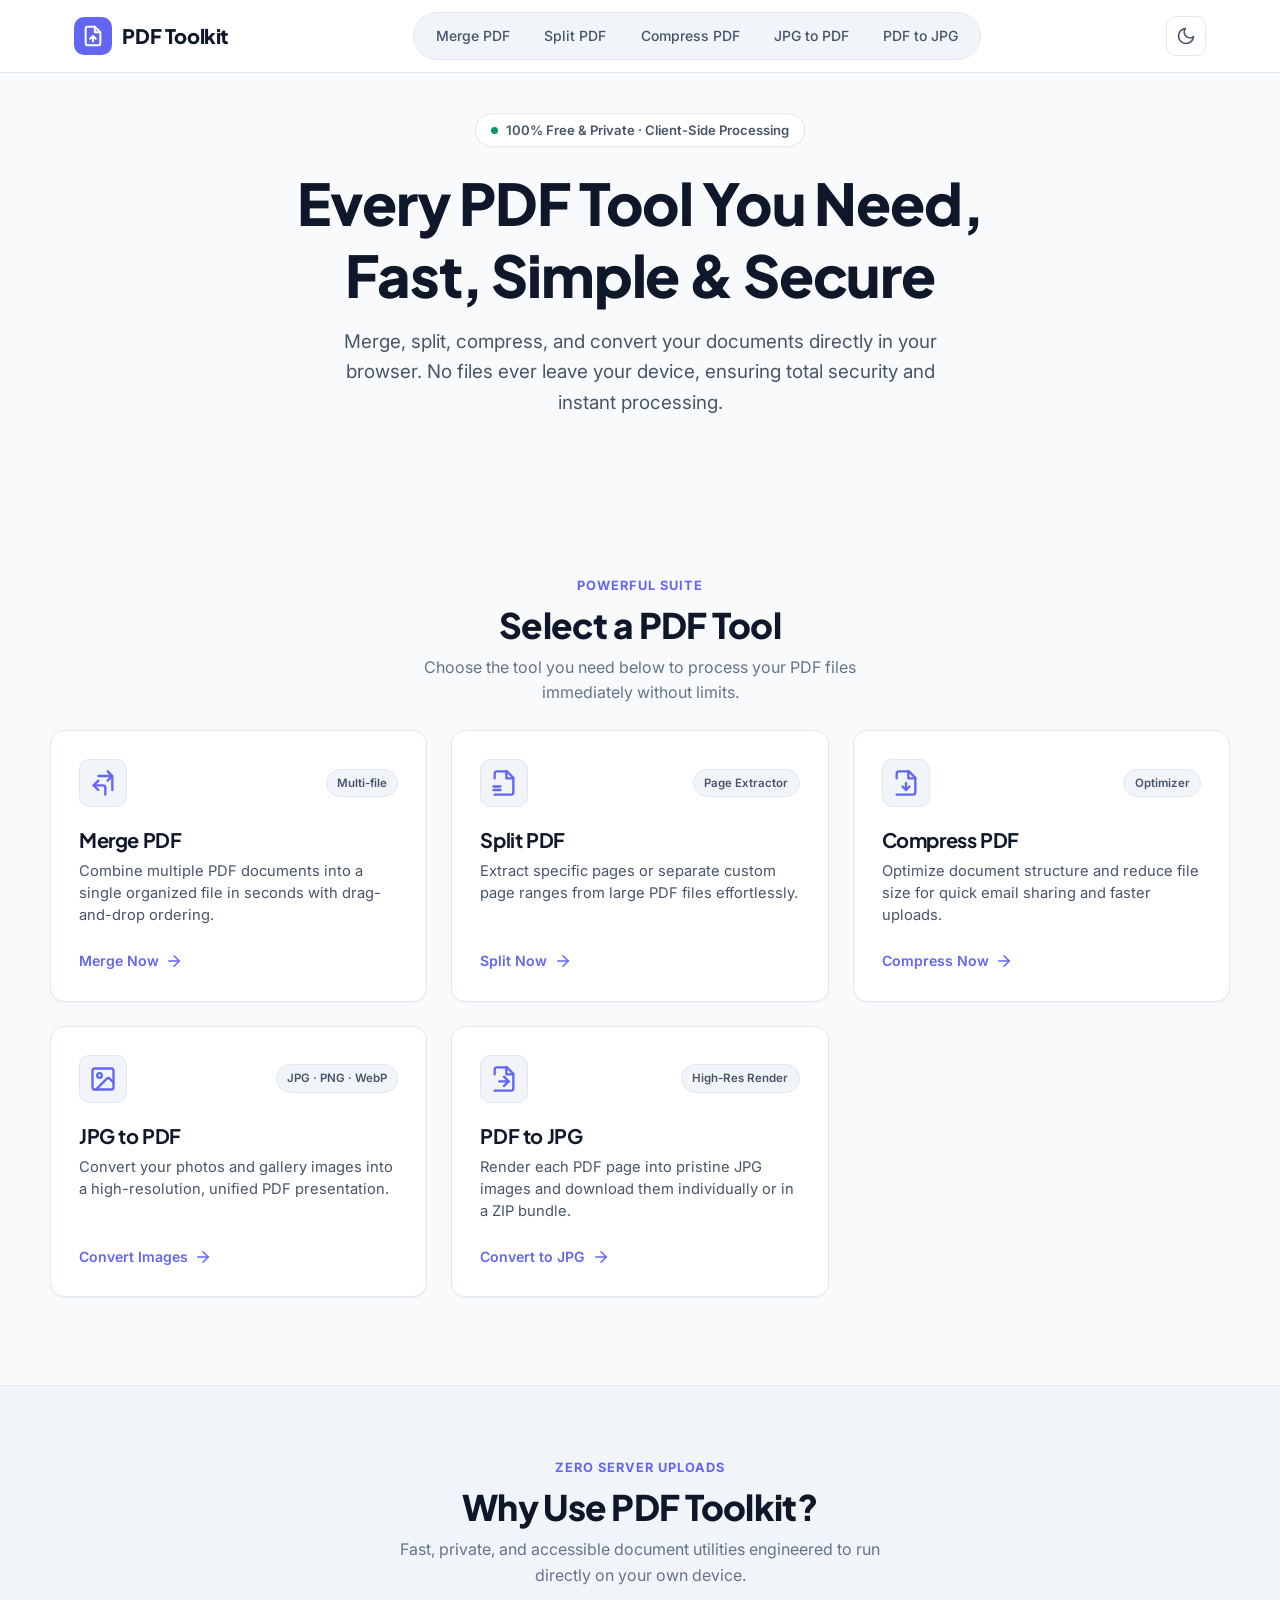
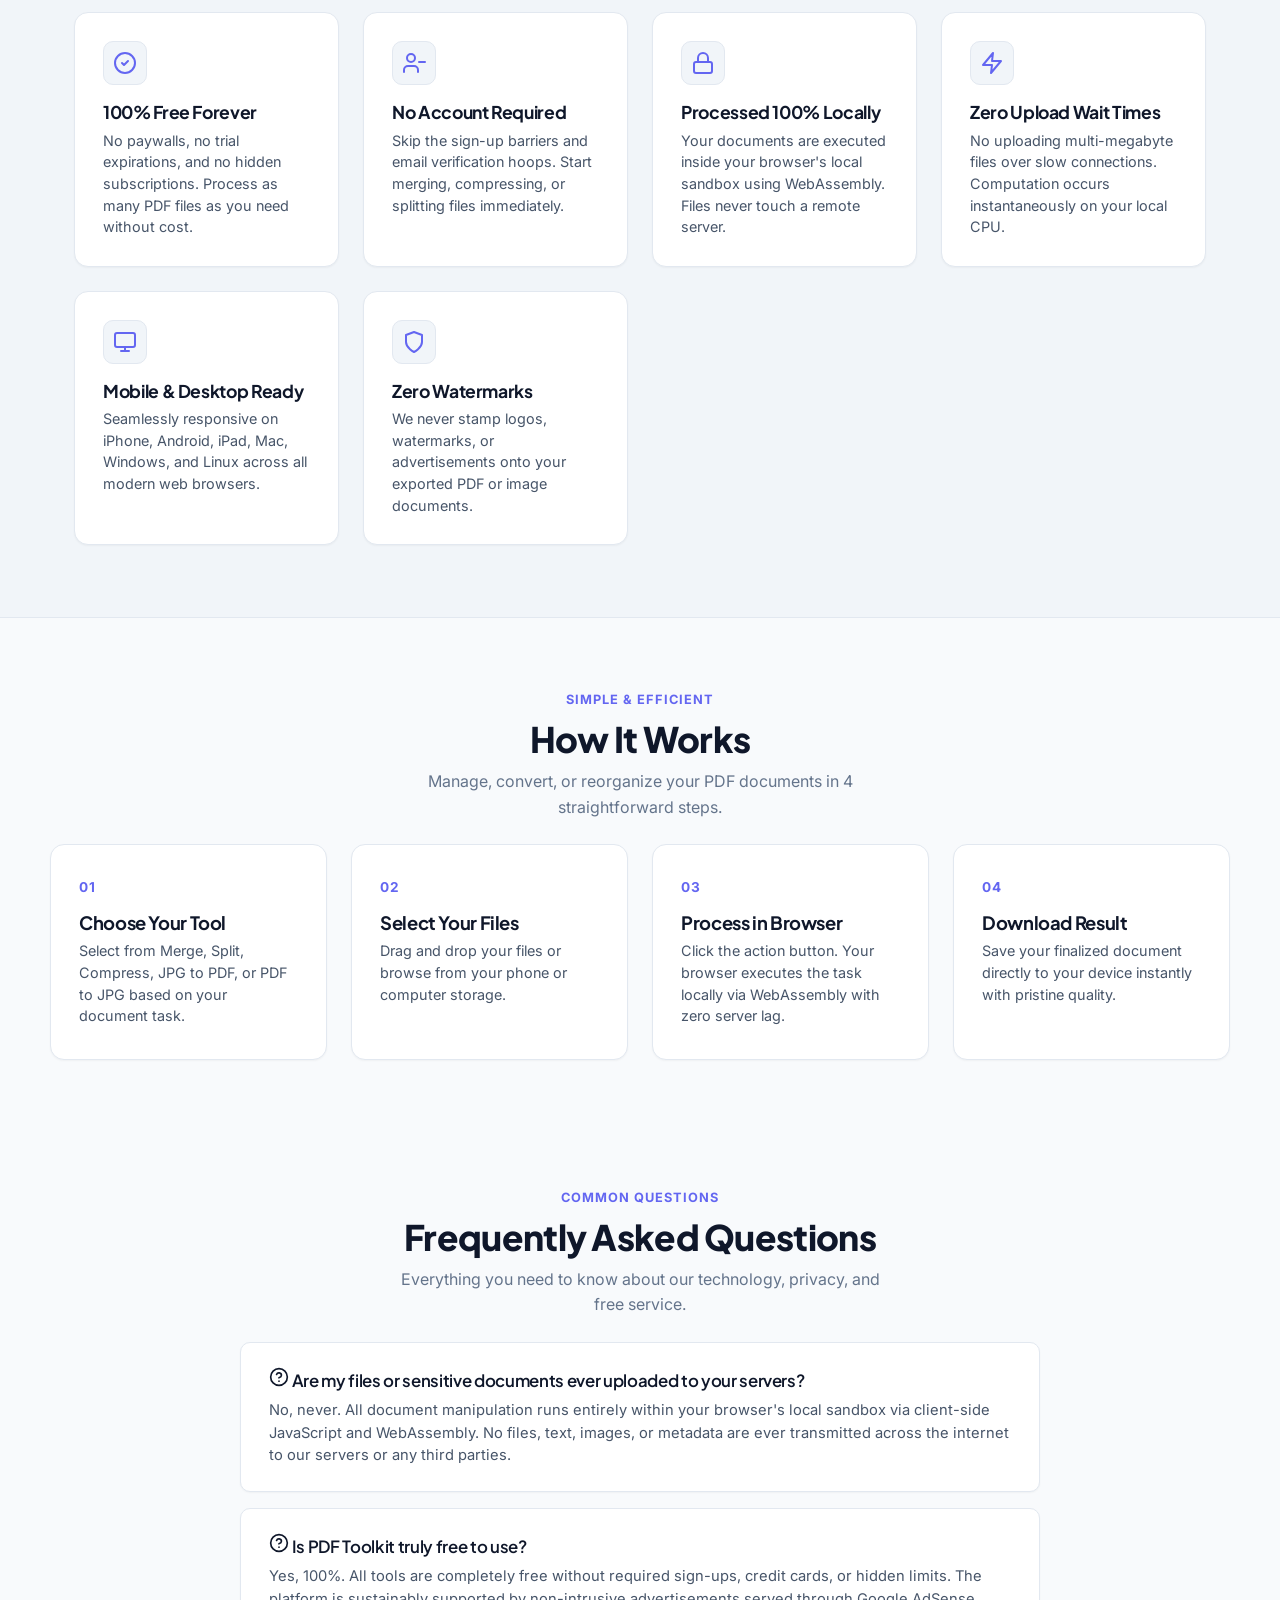
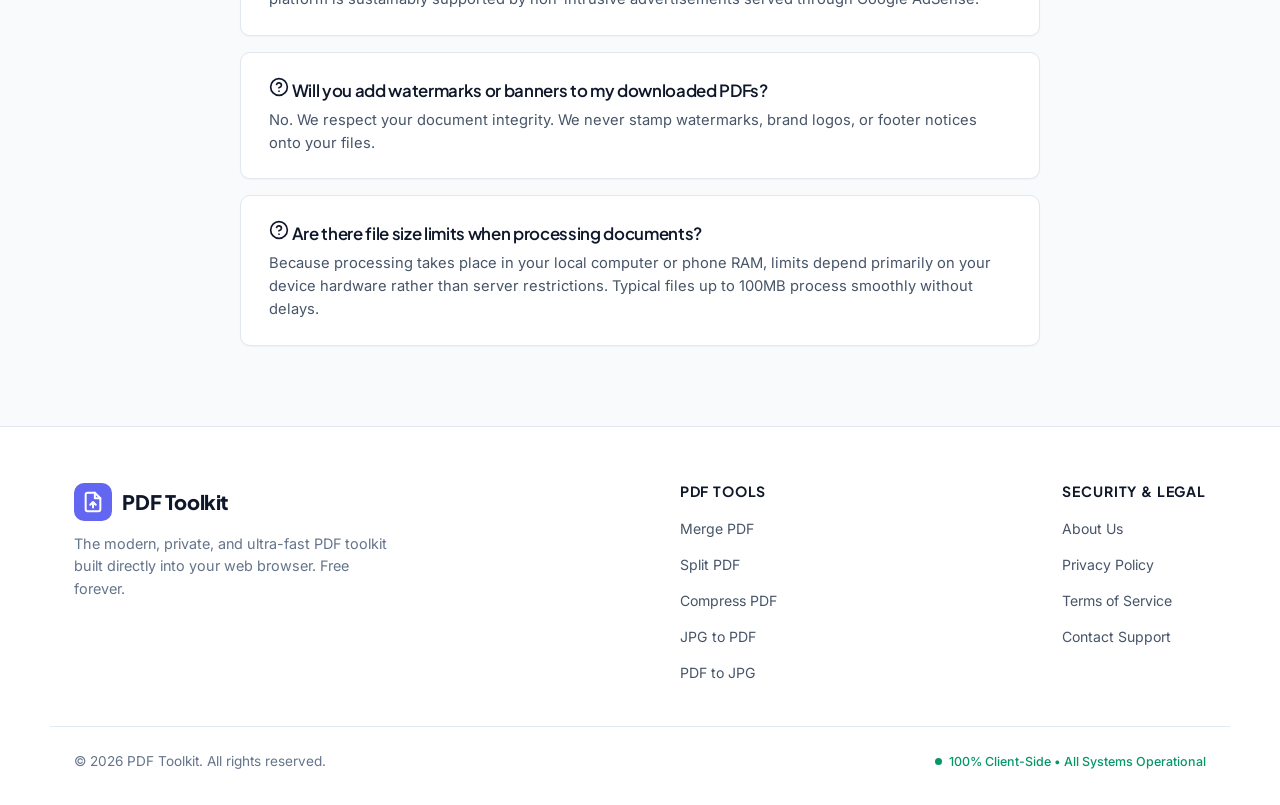
<file: index.html>
<!DOCTYPE html>
<html lang="en">
<head>
    <meta charset="UTF-8">
    <meta name="viewport" content="width=device-width, initial-scale=1.0">
    <title>PDF Toolkit — Free, Fast & 100% Private Client-Side PDF Tools</title>
    <meta name="description" content="Merge, split, compress, and convert your PDF files directly from your browser. Ultra-fast, 100% private. No server uploads, no limits.">
    <link rel="canonical" href="https://pdftoolkit.com/">
    <meta name="referrer" content="no-referrer-when-downgrade">
    <link rel="stylesheet" href="css/style.css">
    <script async src="https://pagead2.googlesyndication.com/pagead/js/adsbygoogle.js?client=ca-pub-6839561744489461" crossorigin="anonymous"></script>

    
    <!-- SEO & Social Meta Tags -->
    <meta property="og:title" content="PDF Toolkit — Free & Private PDF Suite">
    <meta property="og:description" content="Merge, split, compress, and convert your PDF files directly from your browser with complete privacy.">
    <meta property="og:type" content="website">
    <meta name="twitter:card" content="summary_large_image">
</head>
<body>
    <header>
        <div class="container nav-container">
            <a href="index.html" class="logo">
                <div class="logo-badge">
                    <svg width="22" height="22" viewBox="0 0 24 24" fill="none" stroke="currentColor" stroke-width="2.2" stroke-linecap="round" stroke-linejoin="round">
                        <path d="M14 2H6a2 2 0 0 0-2 2v16a2 2 0 0 0 2 2h12a2 2 0 0 0 2-2V8z"/>
                        <polyline points="14 2 14 8 20 8"/>
                        <path d="M12 18v-6l-3 3m3-3l3 3"/>
                    </svg>
                </div>
                <span class="logo-text">PDF Toolkit</span>
            </a>
            
            <nav class="nav-links">
                <a href="merge-pdf.html">Merge PDF</a>
                <a href="split-pdf.html">Split PDF</a>
                <a href="compress-pdf.html">Compress PDF</a>
                <a href="jpg-to-pdf.html">JPG to PDF</a>
                <a href="pdf-to-jpg.html">PDF to JPG</a>
            </nav>
            
            <div class="nav-controls">
                <button id="theme-toggle" class="icon-btn" aria-label="Toggle dark mode" title="Toggle Theme">
                    <svg id="moon-icon" width="20" height="20" viewBox="0 0 24 24" fill="none" stroke="currentColor" stroke-width="2" stroke-linecap="round" stroke-linejoin="round"><path d="M21 12.79A9 9 0 1 1 11.21 3 7 7 0 0 0 21 12.79z"></path></svg>
                    <svg id="sun-icon" style="display: none;" width="20" height="20" viewBox="0 0 24 24" fill="none" stroke="currentColor" stroke-width="2" stroke-linecap="round" stroke-linejoin="round"><circle cx="12" cy="12" r="5"></circle><line x1="12" y1="1" x2="12" y2="3"></line><line x1="12" y1="21" x2="12" y2="23"></line><line x1="4.22" y1="4.22" x2="5.64" y2="5.64"></line><line x1="18.36" y1="18.36" x2="19.78" y2="19.78"></line><line x1="1" y1="12" x2="3" y2="12"></line><line x1="21" y1="12" x2="23" y2="12"></line><line x1="4.22" y1="19.78" x2="5.64" y2="18.36"></line><line x1="18.36" y1="5.64" x2="19.78" y2="4.22"></line></svg>
                </button>
                <button class="icon-btn hamburger" id="mobile-menu-btn" aria-label="Open Menu">
                    <svg width="22" height="22" viewBox="0 0 24 24" fill="none" stroke="currentColor" stroke-width="2" stroke-linecap="round" stroke-linejoin="round"><line x1="3" y1="12" x2="21" y2="12"></line><line x1="3" y1="6" x2="21" y2="6"></line><line x1="3" y1="18" x2="21" y2="18"></line></svg>
                </button>
            </div>
        </div>
    </header>

    <main>
        <!-- Hero Section -->
        <section class="hero container">
            <div class="hero-pill-badge">
                <span class="badge-dot"></span> 100% Free &amp; Private · Client-Side Processing
            </div>
            <h1>Every PDF Tool You Need,<br>Fast, Simple &amp; Secure</h1>
            <p class="hero-subtitle">Merge, split, compress, and convert your documents directly in your browser. No files ever leave your device, ensuring total security and instant processing.</p>
        </section>

        <!-- Adsterra Banner Container -->
        <div class="container ad-banner-slot">
            <div id="container-fa796b72269265eaf5ee6b53c3078aa0"></div>
            <script async="async" data-cfasync="false" src="https://pl31015963.profitableratecpmnetwork.com/fa796b72269265eaf5ee6b53c3078aa0/invoke.js"></script>
        </div>

        <!-- Tools Grid Section -->
        <section class="tools-section container">
            <div class="section-header">
                <div class="section-tag">Powerful Suite</div>
                <h2 class="section-title">Select a PDF Tool</h2>
                <p class="section-desc">Choose the tool you need below to process your PDF files immediately without limits.</p>
            </div>

            <div class="tools-grid">
                <!-- Merge PDF -->
                <a href="merge-pdf.html" class="tool-card card-merge">
                    <div class="tool-card-top">
                        <div class="tool-icon-wrapper">
                            <svg width="28" height="28" viewBox="0 0 24 24" fill="none" stroke="currentColor" stroke-width="2" stroke-linecap="round" stroke-linejoin="round"><path d="M8 6h10a2 2 0 0 1 2 2v10"/><path d="M14 22v-6a2 2 0 0 0-2-2H4"/><path d="m8 10-4 4 4 4"/><path d="m16 2 4 4-4 4"/></svg>
                        </div>
                        <span class="tool-chip">Multi-file</span>
                    </div>
                    <h3>Merge PDF</h3>
                    <p>Combine multiple PDF documents into a single organized file in seconds with drag-and-drop ordering.</p>
                    <div class="tool-card-action">
                        Merge Now
                        <svg width="18" height="18" viewBox="0 0 24 24" fill="none" stroke="currentColor" stroke-width="2" stroke-linecap="round" stroke-linejoin="round"><line x1="5" y1="12" x2="19" y2="12"></line><polyline points="12 5 19 12 12 19"></polyline></svg>
                    </div>
                </a>
                
                <!-- Split PDF -->
                <a href="split-pdf.html" class="tool-card card-split">
                    <div class="tool-card-top">
                        <div class="tool-icon-wrapper">
                            <svg width="28" height="28" viewBox="0 0 24 24" fill="none" stroke="currentColor" stroke-width="2" stroke-linecap="round" stroke-linejoin="round"><path d="M4 22h14a2 2 0 0 0 2-2V7.5L14.5 2H6a2 2 0 0 0-2 2v4"/><polyline points="14 2 14 8 20 8"/><path d="M3 15h6"/><path d="M3 18h6"/></svg>
                        </div>
                        <span class="tool-chip">Page Extractor</span>
                    </div>
                    <h3>Split PDF</h3>
                    <p>Extract specific pages or separate custom page ranges from large PDF files effortlessly.</p>
                    <div class="tool-card-action">
                        Split Now
                        <svg width="18" height="18" viewBox="0 0 24 24" fill="none" stroke="currentColor" stroke-width="2" stroke-linecap="round" stroke-linejoin="round"><line x1="5" y1="12" x2="19" y2="12"></line><polyline points="12 5 19 12 12 19"></polyline></svg>
                    </div>
                </a>
                
                <!-- Compress PDF -->
                <a href="compress-pdf.html" class="tool-card card-compress">
                    <div class="tool-card-top">
                        <div class="tool-icon-wrapper">
                            <svg width="28" height="28" viewBox="0 0 24 24" fill="none" stroke="currentColor" stroke-width="2" stroke-linecap="round" stroke-linejoin="round"><path d="M4 22h14a2 2 0 0 0 2-2V7.5L14.5 2H6a2 2 0 0 0-2 2v4"/><polyline points="14 2 14 8 20 8"/><path d="m9 15 3 3 3-3"/><path d="M12 18v-6"/></svg>
                        </div>
                        <span class="tool-chip">Optimizer</span>
                    </div>
                    <h3>Compress PDF</h3>
                    <p>Optimize document structure and reduce file size for quick email sharing and faster uploads.</p>
                    <div class="tool-card-action">
                        Compress Now
                        <svg width="18" height="18" viewBox="0 0 24 24" fill="none" stroke="currentColor" stroke-width="2" stroke-linecap="round" stroke-linejoin="round"><line x1="5" y1="12" x2="19" y2="12"></line><polyline points="12 5 19 12 12 19"></polyline></svg>
                    </div>
                </a>
                
                <!-- JPG to PDF -->
                <a href="jpg-to-pdf.html" class="tool-card card-jpg-pdf">
                    <div class="tool-card-top">
                        <div class="tool-icon-wrapper">
                            <svg width="28" height="28" viewBox="0 0 24 24" fill="none" stroke="currentColor" stroke-width="2" stroke-linecap="round" stroke-linejoin="round"><rect width="18" height="18" x="3" y="3" rx="2" ry="2"/><circle cx="9" cy="9" r="2"/><path d="m21 15-3.086-3.086a2 2 0 0 0-2.828 0L6 21"/></svg>
                        </div>
                        <span class="tool-chip">JPG · PNG · WebP</span>
                    </div>
                    <h3>JPG to PDF</h3>
                    <p>Convert your photos and gallery images into a high-resolution, unified PDF presentation.</p>
                    <div class="tool-card-action">
                        Convert Images
                        <svg width="18" height="18" viewBox="0 0 24 24" fill="none" stroke="currentColor" stroke-width="2" stroke-linecap="round" stroke-linejoin="round"><line x1="5" y1="12" x2="19" y2="12"></line><polyline points="12 5 19 12 12 19"></polyline></svg>
                    </div>
                </a>
                
                <!-- PDF to JPG -->
                <a href="pdf-to-jpg.html" class="tool-card card-pdf-jpg">
                    <div class="tool-card-top">
                        <div class="tool-icon-wrapper">
                            <svg width="28" height="28" viewBox="0 0 24 24" fill="none" stroke="currentColor" stroke-width="2" stroke-linecap="round" stroke-linejoin="round"><path d="M4 22h14a2 2 0 0 0 2-2V7.5L14.5 2H6a2 2 0 0 0-2 2v4"/><polyline points="14 2 14 8 20 8"/><path d="M8 14h8"/><path d="m12 18 4-4-4-4"/></svg>
                        </div>
                        <span class="tool-chip">High-Res Render</span>
                    </div>
                    <h3>PDF to JPG</h3>
                    <p>Render each PDF page into pristine JPG images and download them individually or in a ZIP bundle.</p>
                    <div class="tool-card-action">
                        Convert to JPG
                        <svg width="18" height="18" viewBox="0 0 24 24" fill="none" stroke="currentColor" stroke-width="2" stroke-linecap="round" stroke-linejoin="round"><line x1="5" y1="12" x2="19" y2="12"></line><polyline points="12 5 19 12 12 19"></polyline></svg>
                    </div>
                </a>
            </div>
        </section>

        <!-- Why PDF Toolkit Section -->
        <section class="features-section" style="margin-top: 2rem;">
            <div class="container">
                <div class="section-header">
                    <div class="section-tag">Zero Server Uploads</div>
                    <h2 class="section-title">Why Use PDF Toolkit?</h2>
                    <p class="section-desc">Fast, private, and accessible document utilities engineered to run directly on your own device.</p>
                </div>

                <div class="features-grid">
                    <div class="feature-box">
                        <div class="feature-icon-circle">
                            <svg width="24" height="24" viewBox="0 0 24 24" fill="none" stroke="currentColor" stroke-width="2" stroke-linecap="round" stroke-linejoin="round"><circle cx="12" cy="12" r="10"/><path d="m9 12 2 2 4-4"/></svg>
                        </div>
                        <h4>100% Free Forever</h4>
                        <p>No paywalls, no trial expirations, and no hidden subscriptions. Process as many PDF files as you need without cost.</p>
                    </div>

                    <div class="feature-box">
                        <div class="feature-icon-circle">
                            <svg width="24" height="24" viewBox="0 0 24 24" fill="none" stroke="currentColor" stroke-width="2" stroke-linecap="round" stroke-linejoin="round"><path d="M16 21v-2a4 4 0 0 0-4-4H6a4 4 0 0 0-4 4v2"/><circle cx="9" cy="7" r="4"/><line x1="17" y1="11" x2="23" y2="11"/></svg>
                        </div>
                        <h4>No Account Required</h4>
                        <p>Skip the sign-up barriers and email verification hoops. Start merging, compressing, or splitting files immediately.</p>
                    </div>

                    <div class="feature-box">
                        <div class="feature-icon-circle">
                            <svg width="24" height="24" viewBox="0 0 24 24" fill="none" stroke="currentColor" stroke-width="2" stroke-linecap="round" stroke-linejoin="round"><rect x="3" y="11" width="18" height="11" rx="2" ry="2"></rect><path d="M7 11V7a5 5 0 0 1 10 0v4"></path></svg>
                        </div>
                        <h4>Processed 100% Locally</h4>
                        <p>Your documents are executed inside your browser's local sandbox using WebAssembly. Files never touch a remote server.</p>
                    </div>

                    <div class="feature-box">
                        <div class="feature-icon-circle">
                            <svg width="24" height="24" viewBox="0 0 24 24" fill="none" stroke="currentColor" stroke-width="2" stroke-linecap="round" stroke-linejoin="round"><polygon points="13 2 3 14 12 14 11 22 21 10 12 10 13 2"/></svg>
                        </div>
                        <h4>Zero Upload Wait Times</h4>
                        <p>No uploading multi-megabyte files over slow connections. Computation occurs instantaneously on your local CPU.</p>
                    </div>

                    <div class="feature-box">
                        <div class="feature-icon-circle">
                            <svg width="24" height="24" viewBox="0 0 24 24" fill="none" stroke="currentColor" stroke-width="2" stroke-linecap="round" stroke-linejoin="round"><rect x="2" y="3" width="20" height="14" rx="2" ry="2"></rect><line x1="8" y1="21" x2="16" y2="21"></line><line x1="12" y1="17" x2="12" y2="21"></line></svg>
                        </div>
                        <h4>Mobile &amp; Desktop Ready</h4>
                        <p>Seamlessly responsive on iPhone, Android, iPad, Mac, Windows, and Linux across all modern web browsers.</p>
                    </div>

                    <div class="feature-box">
                        <div class="feature-icon-circle">
                            <svg width="24" height="24" viewBox="0 0 24 24" fill="none" stroke="currentColor" stroke-width="2" stroke-linecap="round" stroke-linejoin="round"><path d="M12 22s8-4 8-10V5l-8-3-8 3v7c0 6 8 10 8 10z"/></svg>
                        </div>
                        <h4>Zero Watermarks</h4>
                        <p>We never stamp logos, watermarks, or advertisements onto your exported PDF or image documents.</p>
                    </div>
                </div>
            </div>
        </section>

        <!-- How It Works Section -->
        <section class="how-it-works-section container">
            <div class="section-header">
                <div class="section-tag">Simple &amp; Efficient</div>
                <h2 class="section-title">How It Works</h2>
                <p class="section-desc">Manage, convert, or reorganize your PDF documents in 4 straightforward steps.</p>
            </div>

            <div class="steps-grid">
                <div class="step-card">
                    <div class="step-number">01</div>
                    <h4>Choose Your Tool</h4>
                    <p>Select from Merge, Split, Compress, JPG to PDF, or PDF to JPG based on your document task.</p>
                </div>

                <div class="step-card">
                    <div class="step-number">02</div>
                    <h4>Select Your Files</h4>
                    <p>Drag and drop your files or browse from your phone or computer storage.</p>
                </div>

                <div class="step-card">
                    <div class="step-number">03</div>
                    <h4>Process in Browser</h4>
                    <p>Click the action button. Your browser executes the task locally via WebAssembly with zero server lag.</p>
                </div>

                <div class="step-card">
                    <div class="step-number">04</div>
                    <h4>Download Result</h4>
                    <p>Save your finalized document directly to your device instantly with pristine quality.</p>
                </div>
            </div>
        </section>

        <!-- Homepage FAQ Section -->
        <section class="faq-section container" id="faq">
            <div class="section-header">
                <div class="section-tag">Common Questions</div>
                <h2 class="section-title">Frequently Asked Questions</h2>
                <p class="section-desc">Everything you need to know about our technology, privacy, and free service.</p>
            </div>

            <div class="faq-container">
                <div class="faq-card">
                    <h3>
                        <svg width="20" height="20" viewBox="0 0 24 24" fill="none" stroke="currentColor" stroke-width="2" stroke-linecap="round" stroke-linejoin="round"><circle cx="12" cy="12" r="10"/><path d="M9.09 9a3 3 0 0 1 5.83 1c0 2-3 3-3 3"/><line x1="12" y1="17" x2="12.01" y2="17"/></svg>
                        Are my files or sensitive documents ever uploaded to your servers?
                    </h3>
                    <p>No, never. All document manipulation runs entirely within your browser's local sandbox via client-side JavaScript and WebAssembly. No files, text, images, or metadata are ever transmitted across the internet to our servers or any third parties.</p>
                </div>

                <div class="faq-card">
                    <h3>
                        <svg width="20" height="20" viewBox="0 0 24 24" fill="none" stroke="currentColor" stroke-width="2" stroke-linecap="round" stroke-linejoin="round"><circle cx="12" cy="12" r="10"/><path d="M9.09 9a3 3 0 0 1 5.83 1c0 2-3 3-3 3"/><line x1="12" y1="17" x2="12.01" y2="17"/></svg>
                        Is PDF Toolkit truly free to use?
                    </h3>
                    <p>Yes, 100%. All tools are completely free without required sign-ups, credit cards, or hidden limits. The platform is sustainably supported by non-intrusive advertisements served through Google AdSense.</p>
                </div>

                <div class="faq-card">
                    <h3>
                        <svg width="20" height="20" viewBox="0 0 24 24" fill="none" stroke="currentColor" stroke-width="2" stroke-linecap="round" stroke-linejoin="round"><circle cx="12" cy="12" r="10"/><path d="M9.09 9a3 3 0 0 1 5.83 1c0 2-3 3-3 3"/><line x1="12" y1="17" x2="12.01" y2="17"/></svg>
                        Will you add watermarks or banners to my downloaded PDFs?
                    </h3>
                    <p>No. We respect your document integrity. We never stamp watermarks, brand logos, or footer notices onto your files.</p>
                </div>

                <div class="faq-card">
                    <h3>
                        <svg width="20" height="20" viewBox="0 0 24 24" fill="none" stroke="currentColor" stroke-width="2" stroke-linecap="round" stroke-linejoin="round"><circle cx="12" cy="12" r="10"/><path d="M9.09 9a3 3 0 0 1 5.83 1c0 2-3 3-3 3"/><line x1="12" y1="17" x2="12.01" y2="17"/></svg>
                        Are there file size limits when processing documents?
                    </h3>
                    <p>Because processing takes place in your local computer or phone RAM, limits depend primarily on your device hardware rather than server restrictions. Typical files up to 100MB process smoothly without delays.</p>
                </div>
            </div>
        </section>
    </main>

    <footer>
        <div class="container footer-top">
            <div class="footer-brand">
                <a href="index.html" class="logo">
                    <div class="logo-badge">
                        <svg width="22" height="22" viewBox="0 0 24 24" fill="none" stroke="currentColor" stroke-width="2.2" stroke-linecap="round" stroke-linejoin="round">
                            <path d="M14 2H6a2 2 0 0 0-2 2v16a2 2 0 0 0 2 2h12a2 2 0 0 0 2-2V8z"/>
                            <polyline points="14 2 14 8 20 8"/>
                            <path d="M12 18v-6l-3 3m3-3l3 3"/>
                        </svg>
                    </div>
                    <span class="logo-text">PDF Toolkit</span>
                </a>
                <p>The modern, private, and ultra-fast PDF toolkit built directly into your web browser. Free forever.</p>
            </div>

            <div class="footer-links-group">
                <h4>PDF Tools</h4>
                <ul class="footer-links-list">
                    <li><a href="merge-pdf.html">Merge PDF</a></li>
                    <li><a href="split-pdf.html">Split PDF</a></li>
                    <li><a href="compress-pdf.html">Compress PDF</a></li>
                    <li><a href="jpg-to-pdf.html">JPG to PDF</a></li>
                    <li><a href="pdf-to-jpg.html">PDF to JPG</a></li>
                </ul>
            </div>

            <div class="footer-links-group">
                <h4>Security &amp; Legal</h4>
                <ul class="footer-links-list">
                    <li><a href="about.html">About Us</a></li>
                    <li><a href="privacy.html">Privacy Policy</a></li>
                    <li><a href="terms.html">Terms of Service</a></li>
                    <li><a href="contact.html">Contact Support</a></li>
                </ul>
            </div>
        </div>

        <div class="container footer-bottom">
            <div>&copy; 2026 PDF Toolkit. All rights reserved.</div>
            <div class="status-badge-live">
                <span class="status-dot"></span>
                100% Client-Side • All Systems Operational
            </div>
        </div>
    </footer>

    <script src="js/main.js"></script>
</body>
</html>
</file>
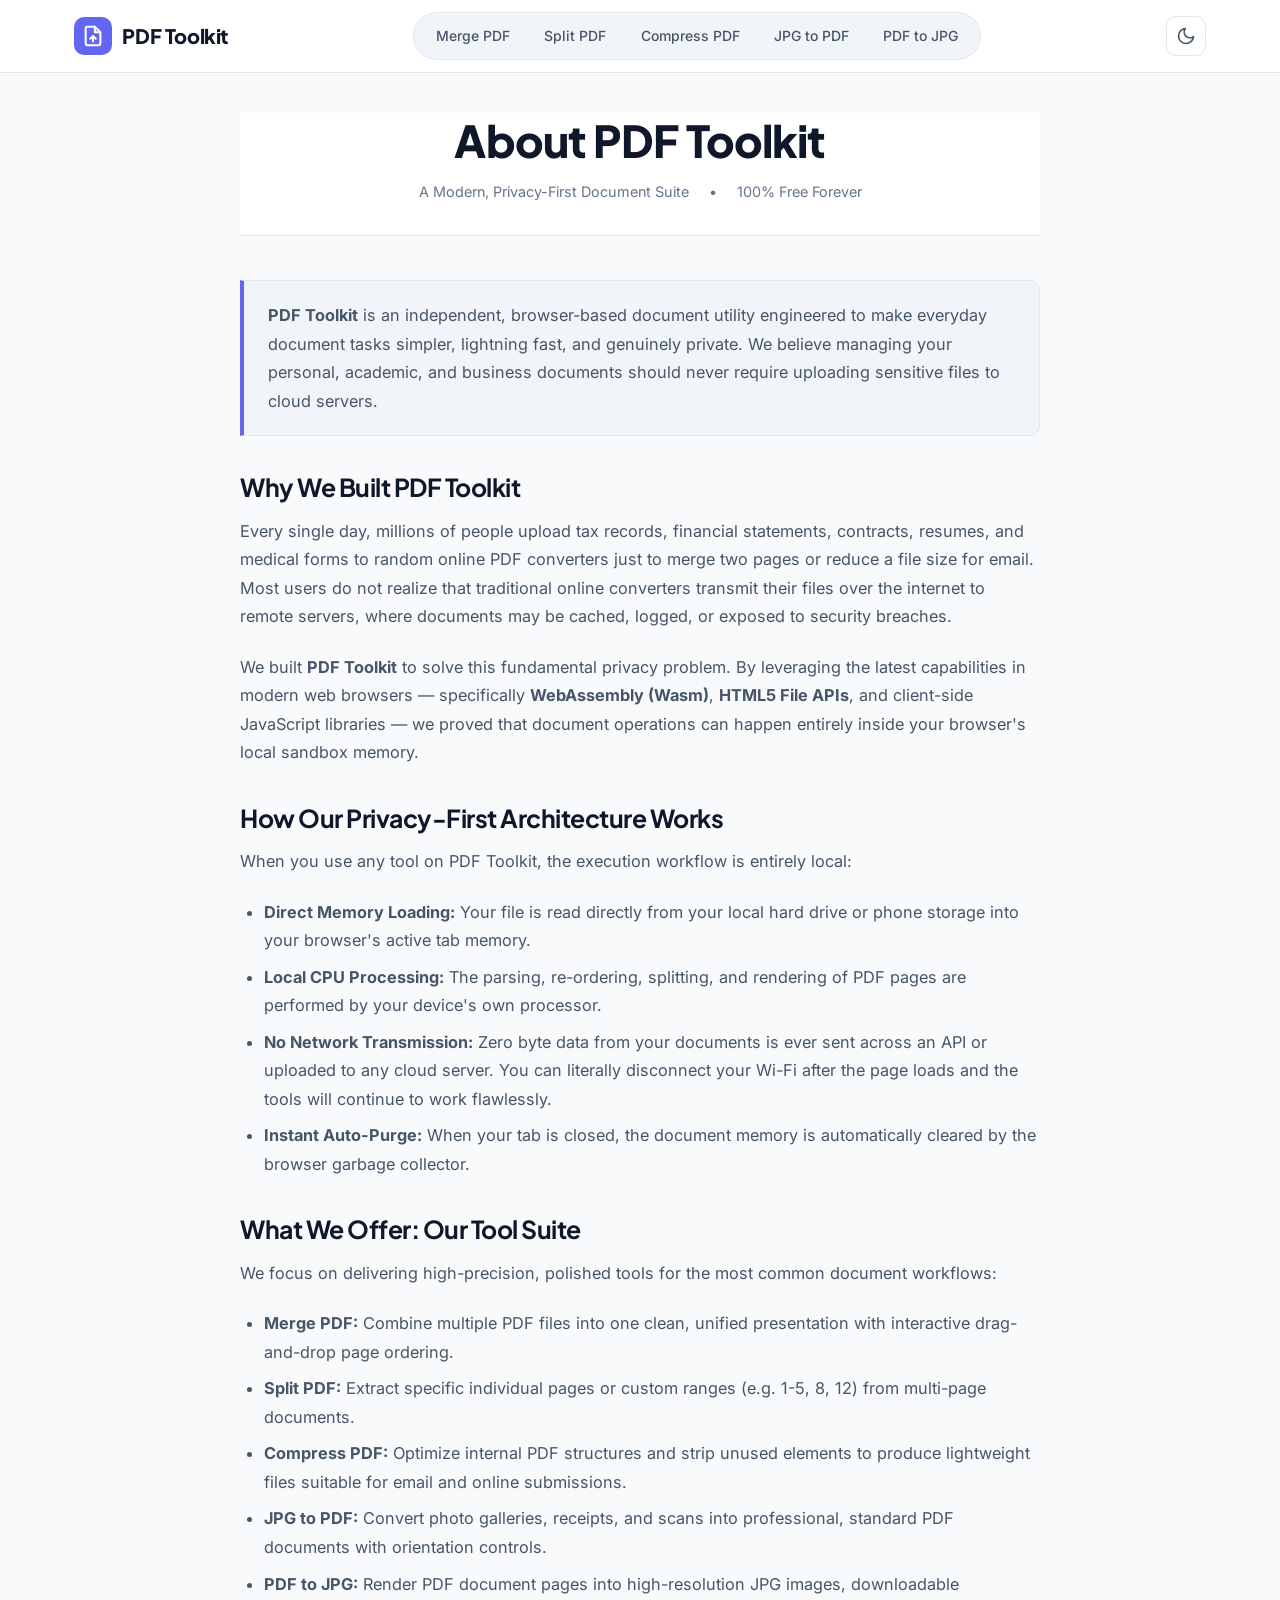
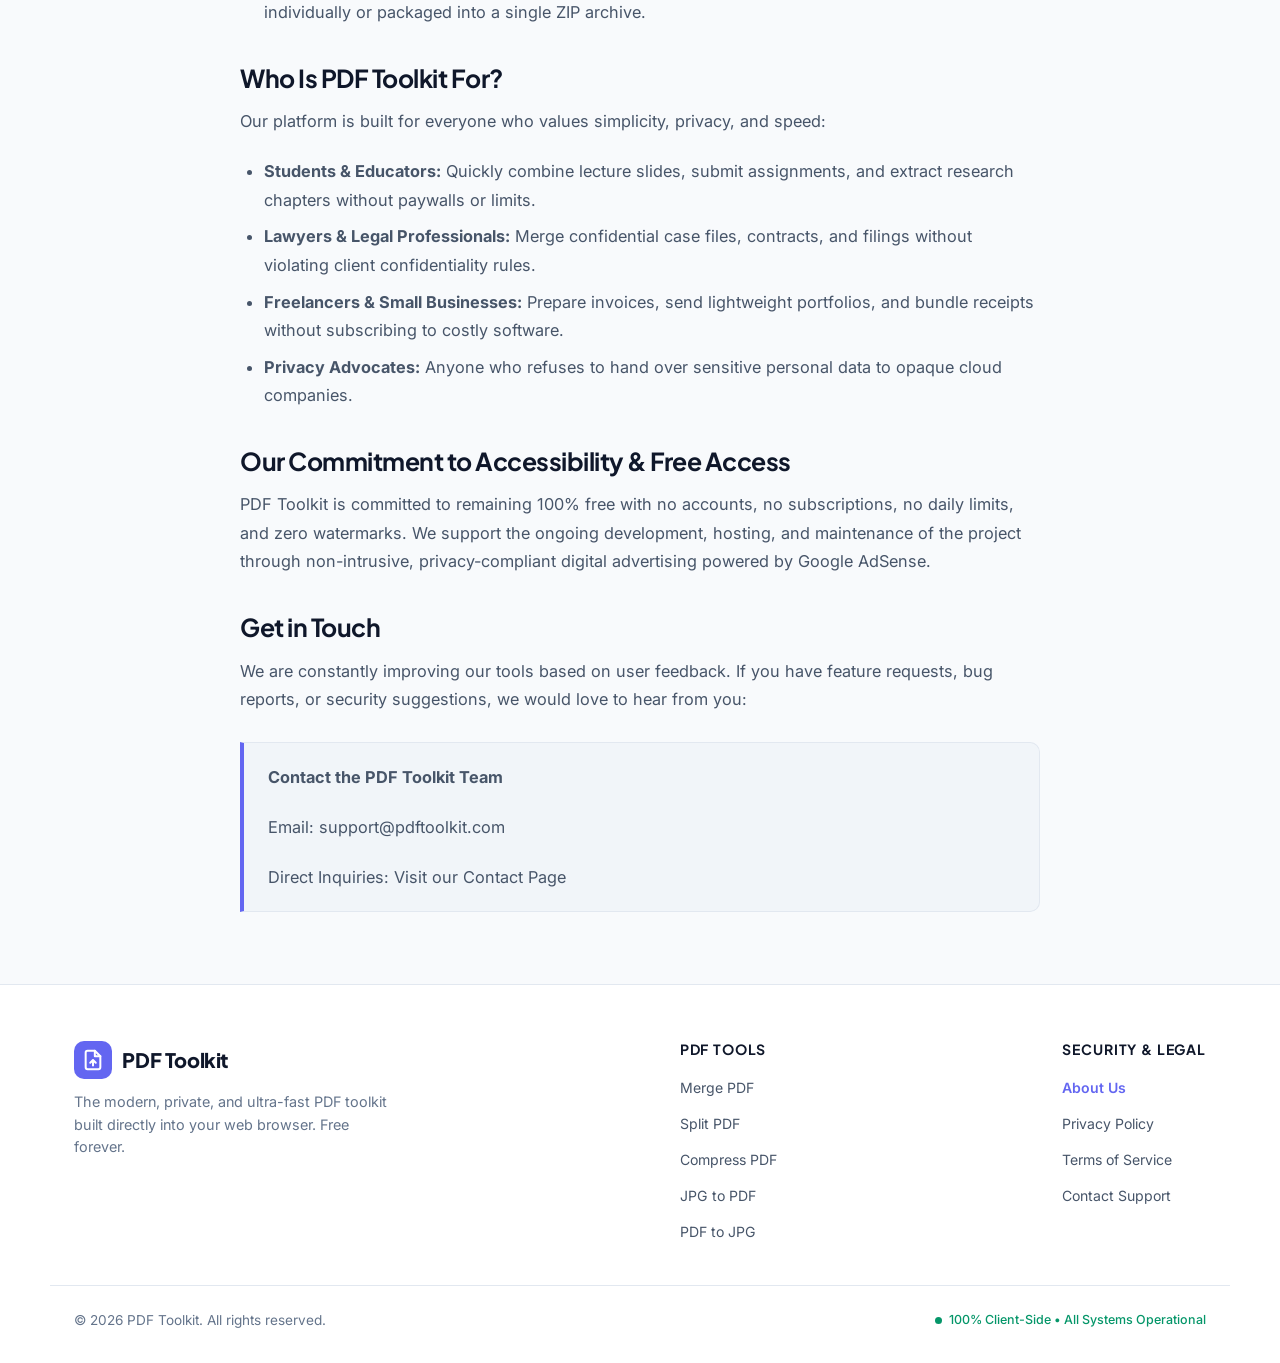
<file: about.html>
<!DOCTYPE html>
<html lang="en">
<head>
    <meta charset="UTF-8">
    <meta name="viewport" content="width=device-width, initial-scale=1.0">
    <title>About Us — PDF Toolkit Mission & Technology</title>
    <meta name="description" content="Learn about PDF Toolkit, a modern, privacy-first web utility built to make document management faster, free, and 100% private through browser-side processing.">
    <link rel="canonical" href="https://pdftoolkit.com/about.html">
    <link rel="stylesheet" href="css/style.css">
    <script async src="https://pagead2.googlesyndication.com/pagead/js/adsbygoogle.js?client=ca-pub-6839561744489461" crossorigin="anonymous"></script>
</head>
<body>
    <header>
        <div class="container nav-container">
            <a href="index.html" class="logo">
                <div class="logo-badge">
                    <svg width="22" height="22" viewBox="0 0 24 24" fill="none" stroke="currentColor" stroke-width="2.2" stroke-linecap="round" stroke-linejoin="round">
                        <path d="M14 2H6a2 2 0 0 0-2 2v16a2 2 0 0 0 2 2h12a2 2 0 0 0 2-2V8z"/>
                        <polyline points="14 2 14 8 20 8"/>
                        <path d="M12 18v-6l-3 3m3-3l3 3"/>
                    </svg>
                </div>
                <span class="logo-text">PDF Toolkit</span>
            </a>
            
            <nav class="nav-links">
                <a href="merge-pdf.html">Merge PDF</a>
                <a href="split-pdf.html">Split PDF</a>
                <a href="compress-pdf.html">Compress PDF</a>
                <a href="jpg-to-pdf.html">JPG to PDF</a>
                <a href="pdf-to-jpg.html">PDF to JPG</a>
            </nav>
            
            <div class="nav-controls">
                <button id="theme-toggle" class="icon-btn" aria-label="Toggle dark mode" title="Toggle Theme">
                    <svg id="moon-icon" width="20" height="20" viewBox="0 0 24 24" fill="none" stroke="currentColor" stroke-width="2" stroke-linecap="round" stroke-linejoin="round"><path d="M21 12.79A9 9 0 1 1 11.21 3 7 7 0 0 0 21 12.79z"></path></svg>
                    <svg id="sun-icon" style="display: none;" width="20" height="20" viewBox="0 0 24 24" fill="none" stroke="currentColor" stroke-width="2" stroke-linecap="round" stroke-linejoin="round"><circle cx="12" cy="12" r="5"></circle><line x1="12" y1="12" x2="12" y2="3"></line><line x1="12" y1="21" x2="12" y2="23"></line><line x1="4.22" y1="4.22" x2="5.64" y2="5.64"></line><line x1="18.36" y1="18.36" x2="19.78" y2="19.78"></line><line x1="1" y1="12" x2="3" y2="12"></line><line x1="21" y1="12" x2="23" y2="12"></line><line x1="4.22" y1="19.78" x2="5.64" y2="18.36"></line><line x1="18.36" y1="5.64" x2="19.78" y2="4.22"></line></svg>
                </button>
                <button class="icon-btn hamburger" id="mobile-menu-btn" aria-label="Open Menu">
                    <svg width="22" height="22" viewBox="0 0 24 24" fill="none" stroke="currentColor" stroke-width="2" stroke-linecap="round" stroke-linejoin="round"><line x1="3" y1="12" x2="21" y2="12"></line><line x1="3" y1="6" x2="21" y2="6"></line><line x1="3" y1="18" x2="21" y2="18"></line></svg>
                </button>
            </div>
        </div>
    </header>

    <main class="container">
        <article class="article-container">
            <header class="article-header">
                <h1>About PDF Toolkit</h1>
                <div class="article-meta">
                    <span>A Modern, Privacy-First Document Suite</span>
                    <span>•</span>
                    <span>100% Free Forever</span>
                </div>
            </header>

            <div class="article-body">
                <div class="highlight-box">
                    <p><strong>PDF Toolkit</strong> is an independent, browser-based document utility engineered to make everyday document tasks simpler, lightning fast, and genuinely private. We believe managing your personal, academic, and business documents should never require uploading sensitive files to cloud servers.</p>
                </div>

                <h2>Why We Built PDF Toolkit</h2>
                <p>Every single day, millions of people upload tax records, financial statements, contracts, resumes, and medical forms to random online PDF converters just to merge two pages or reduce a file size for email. Most users do not realize that traditional online converters transmit their files over the internet to remote servers, where documents may be cached, logged, or exposed to security breaches.</p>
                <p>We built <strong>PDF Toolkit</strong> to solve this fundamental privacy problem. By leveraging the latest capabilities in modern web browsers — specifically <strong>WebAssembly (Wasm)</strong>, <strong>HTML5 File APIs</strong>, and client-side JavaScript libraries — we proved that document operations can happen entirely inside your browser's local sandbox memory.</p>

                <h2>How Our Privacy-First Architecture Works</h2>
                <p>When you use any tool on PDF Toolkit, the execution workflow is entirely local:</p>
                <ul>
                    <li><strong>Direct Memory Loading:</strong> Your file is read directly from your local hard drive or phone storage into your browser's active tab memory.</li>
                    <li><strong>Local CPU Processing:</strong> The parsing, re-ordering, splitting, and rendering of PDF pages are performed by your device's own processor.</li>
                    <li><strong>No Network Transmission:</strong> Zero byte data from your documents is ever sent across an API or uploaded to any cloud server. You can literally disconnect your Wi-Fi after the page loads and the tools will continue to work flawlessly.</li>
                    <li><strong>Instant Auto-Purge:</strong> When your tab is closed, the document memory is automatically cleared by the browser garbage collector.</li>
                </ul>

                <h2>What We Offer: Our Tool Suite</h2>
                <p>We focus on delivering high-precision, polished tools for the most common document workflows:</p>
                <ul>
                    <li><strong><a href="merge-pdf.html">Merge PDF</a>:</strong> Combine multiple PDF files into one clean, unified presentation with interactive drag-and-drop page ordering.</li>
                    <li><strong><a href="split-pdf.html">Split PDF</a>:</strong> Extract specific individual pages or custom ranges (e.g. 1-5, 8, 12) from multi-page documents.</li>
                    <li><strong><a href="compress-pdf.html">Compress PDF</a>:</strong> Optimize internal PDF structures and strip unused elements to produce lightweight files suitable for email and online submissions.</li>
                    <li><strong><a href="jpg-to-pdf.html">JPG to PDF</a>:</strong> Convert photo galleries, receipts, and scans into professional, standard PDF documents with orientation controls.</li>
                    <li><strong><a href="pdf-to-jpg.html">PDF to JPG</a>:</strong> Render PDF document pages into high-resolution JPG images, downloadable individually or packaged into a single ZIP archive.</li>
                </ul>

                <h2>Who Is PDF Toolkit For?</h2>
                <p>Our platform is built for everyone who values simplicity, privacy, and speed:</p>
                <ul>
                    <li><strong>Students & Educators:</strong> Quickly combine lecture slides, submit assignments, and extract research chapters without paywalls or limits.</li>
                    <li><strong>Lawyers & Legal Professionals:</strong> Merge confidential case files, contracts, and filings without violating client confidentiality rules.</li>
                    <li><strong>Freelancers & Small Businesses:</strong> Prepare invoices, send lightweight portfolios, and bundle receipts without subscribing to costly software.</li>
                    <li><strong>Privacy Advocates:</strong> Anyone who refuses to hand over sensitive personal data to opaque cloud companies.</li>
                </ul>

                <h2>Our Commitment to Accessibility & Free Access</h2>
                <p>PDF Toolkit is committed to remaining 100% free with no accounts, no subscriptions, no daily limits, and zero watermarks. We support the ongoing development, hosting, and maintenance of the project through non-intrusive, privacy-compliant digital advertising powered by Google AdSense.</p>

                <h2>Get in Touch</h2>
                <p>We are constantly improving our tools based on user feedback. If you have feature requests, bug reports, or security suggestions, we would love to hear from you:</p>
                <div class="highlight-box">
                    <p><strong>Contact the PDF Toolkit Team</strong></p>
                    <p>Email: <a href="mailto:support@pdftoolkit.com">support@pdftoolkit.com</a></p>
                    <p>Direct Inquiries: <a href="contact.html">Visit our Contact Page</a></p>
                </div>
            </div>
        </article>
    </main>

    <footer>
        <div class="container footer-top">
            <div class="footer-brand">
                <a href="index.html" class="logo">
                    <div class="logo-badge">
                        <svg width="22" height="22" viewBox="0 0 24 24" fill="none" stroke="currentColor" stroke-width="2.2" stroke-linecap="round" stroke-linejoin="round">
                            <path d="M14 2H6a2 2 0 0 0-2 2v16a2 2 0 0 0 2 2h12a2 2 0 0 0 2-2V8z"/>
                            <polyline points="14 2 14 8 20 8"/>
                            <path d="M12 18v-6l-3 3m3-3l3 3"/>
                        </svg>
                    </div>
                    <span class="logo-text">PDF Toolkit</span>
                </a>
                <p>The modern, private, and ultra-fast PDF toolkit built directly into your web browser. Free forever.</p>
            </div>

            <div class="footer-links-group">
                <h4>PDF Tools</h4>
                <ul class="footer-links-list">
                    <li><a href="merge-pdf.html">Merge PDF</a></li>
                    <li><a href="split-pdf.html">Split PDF</a></li>
                    <li><a href="compress-pdf.html">Compress PDF</a></li>
                    <li><a href="jpg-to-pdf.html">JPG to PDF</a></li>
                    <li><a href="pdf-to-jpg.html">PDF to JPG</a></li>
                </ul>
            </div>

            <div class="footer-links-group">
                <h4>Security & Legal</h4>
                <ul class="footer-links-list">
                    <li><a href="about.html" class="active" style="color: var(--primary-accent); font-weight: 600;">About Us</a></li>
                    <li><a href="privacy.html">Privacy Policy</a></li>
                    <li><a href="terms.html">Terms of Service</a></li>
                    <li><a href="contact.html">Contact Support</a></li>
                </ul>
            </div>
        </div>

        <div class="container footer-bottom">
            <div>&copy; 2026 PDF Toolkit. All rights reserved.</div>
            <div class="status-badge-live">
                <span class="status-dot"></span>
                100% Client-Side • All Systems Operational
            </div>
        </div>
    </footer>

    <script src="js/main.js"></script>
</body>
</html>
</file>
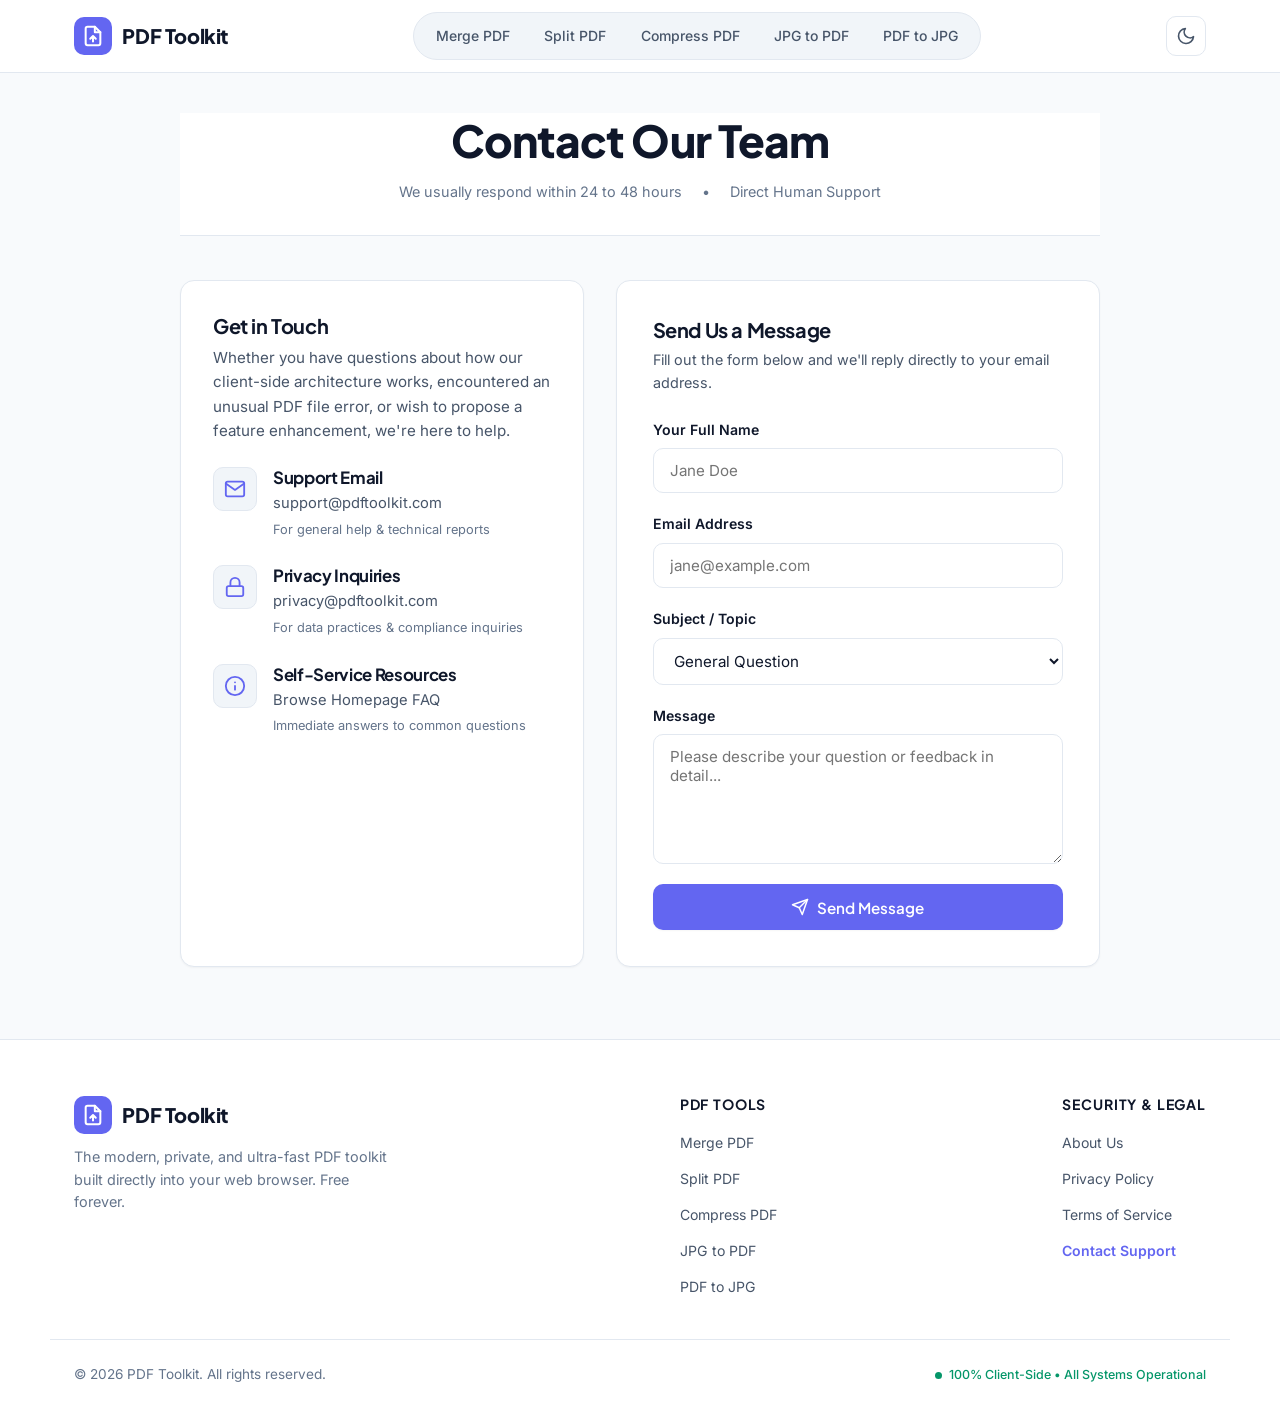
<file: contact.html>
<!DOCTYPE html>
<html lang="en">
<head>
    <meta charset="UTF-8">
    <meta name="viewport" content="width=device-width, initial-scale=1.0">
    <title>Contact Us — PDF Toolkit Support & Inquiries</title>
    <meta name="description" content="Have questions, feedback, or need technical assistance with PDF Toolkit? Contact our team directly via email or our contact form. We respond within 24-48 hours.">
    <link rel="canonical" href="https://pdftoolkit.com/contact.html">
    <link rel="stylesheet" href="css/style.css">
    <script async src="https://pagead2.googlesyndication.com/pagead/js/adsbygoogle.js?client=ca-pub-6839561744489461" crossorigin="anonymous"></script>
</head>
<body>
    <header>
        <div class="container nav-container">
            <a href="index.html" class="logo">
                <div class="logo-badge">
                    <svg width="22" height="22" viewBox="0 0 24 24" fill="none" stroke="currentColor" stroke-width="2.2" stroke-linecap="round" stroke-linejoin="round">
                        <path d="M14 2H6a2 2 0 0 0-2 2v16a2 2 0 0 0 2 2h12a2 2 0 0 0 2-2V8z"/>
                        <polyline points="14 2 14 8 20 8"/>
                        <path d="M12 18v-6l-3 3m3-3l3 3"/>
                    </svg>
                </div>
                <span class="logo-text">PDF Toolkit</span>
            </a>
            
            <nav class="nav-links">
                <a href="merge-pdf.html">Merge PDF</a>
                <a href="split-pdf.html">Split PDF</a>
                <a href="compress-pdf.html">Compress PDF</a>
                <a href="jpg-to-pdf.html">JPG to PDF</a>
                <a href="pdf-to-jpg.html">PDF to JPG</a>
            </nav>
            
            <div class="nav-controls">
                <button id="theme-toggle" class="icon-btn" aria-label="Toggle dark mode" title="Toggle Theme">
                    <svg id="moon-icon" width="20" height="20" viewBox="0 0 24 24" fill="none" stroke="currentColor" stroke-width="2" stroke-linecap="round" stroke-linejoin="round"><path d="M21 12.79A9 9 0 1 1 11.21 3 7 7 0 0 0 21 12.79z"></path></svg>
                    <svg id="sun-icon" style="display: none;" width="20" height="20" viewBox="0 0 24 24" fill="none" stroke="currentColor" stroke-width="2" stroke-linecap="round" stroke-linejoin="round"><circle cx="12" cy="12" r="5"></circle><line x1="12" y1="12" x2="12" y2="3"></line><line x1="12" y1="21" x2="12" y2="23"></line><line x1="4.22" y1="4.22" x2="5.64" y2="5.64"></line><line x1="18.36" y1="18.36" x2="19.78" y2="19.78"></line><line x1="1" y1="12" x2="3" y2="12"></line><line x1="21" y1="12" x2="23" y2="12"></line><line x1="4.22" y1="19.78" x2="5.64" y2="18.36"></line><line x1="18.36" y1="5.64" x2="19.78" y2="4.22"></line></svg>
                </button>
                <button class="icon-btn hamburger" id="mobile-menu-btn" aria-label="Open Menu">
                    <svg width="22" height="22" viewBox="0 0 24 24" fill="none" stroke="currentColor" stroke-width="2" stroke-linecap="round" stroke-linejoin="round"><line x1="3" y1="12" x2="21" y2="12"></line><line x1="3" y1="6" x2="21" y2="6"></line><line x1="3" y1="18" x2="21" y2="18"></line></svg>
                </button>
            </div>
        </div>
    </header>

    <main class="container">
        <article class="article-container" style="max-width: 960px;">
            <header class="article-header">
                <h1>Contact Our Team</h1>
                <div class="article-meta">
                    <span>We usually respond within 24 to 48 hours</span>
                    <span>•</span>
                    <span>Direct Human Support</span>
                </div>
            </header>

            <div class="contact-grid">
                <div class="contact-info-card">
                    <div>
                        <h3 style="margin-bottom: 0.5rem; font-size: 1.25rem;">Get in Touch</h3>
                        <p style="color: var(--text-secondary); font-size: 0.95rem; line-height: 1.6;">
                            Whether you have questions about how our client-side architecture works, encountered an unusual PDF file error, or wish to propose a feature enhancement, we're here to help.
                        </p>
                    </div>

                    <div class="contact-channel">
                        <div class="contact-icon">
                            <svg width="22" height="22" viewBox="0 0 24 24" fill="none" stroke="currentColor" stroke-width="2" stroke-linecap="round" stroke-linejoin="round">
                                <path d="M4 4h16c1.1 0 2 .9 2 2v12c0 1.1-.9 2-2 2H4c-1.1 0-2-.9-2-2V6c0-1.1.9-2 2-2z"></path>
                                <polyline points="22,6 12,13 2,6"></polyline>
                            </svg>
                        </div>
                        <div class="contact-details">
                            <h4>Support Email</h4>
                            <p><a href="mailto:support@pdftoolkit.com">support@pdftoolkit.com</a></p>
                            <span style="font-size: 0.8rem; color: var(--text-muted);">For general help &amp; technical reports</span>
                        </div>
                    </div>

                    <div class="contact-channel">
                        <div class="contact-icon">
                            <svg width="22" height="22" viewBox="0 0 24 24" fill="none" stroke="currentColor" stroke-width="2" stroke-linecap="round" stroke-linejoin="round">
                                <rect x="3" y="11" width="18" height="11" rx="2" ry="2"></rect>
                                <path d="M7 11V7a5 5 0 0 1 10 0v4"></path>
                            </svg>
                        </div>
                        <div class="contact-details">
                            <h4>Privacy Inquiries</h4>
                            <p><a href="mailto:privacy@pdftoolkit.com">privacy@pdftoolkit.com</a></p>
                            <span style="font-size: 0.8rem; color: var(--text-muted);">For data practices &amp; compliance inquiries</span>
                        </div>
                    </div>

                    <div class="contact-channel">
                        <div class="contact-icon">
                            <svg width="22" height="22" viewBox="0 0 24 24" fill="none" stroke="currentColor" stroke-width="2" stroke-linecap="round" stroke-linejoin="round">
                                <circle cx="12" cy="12" r="10"></circle>
                                <line x1="12" y1="16" x2="12" y2="12"></line>
                                <line x1="12" y1="8" x2="12.01" y2="8"></line>
                            </svg>
                        </div>
                        <div class="contact-details">
                            <h4>Self-Service Resources</h4>
                            <p><a href="index.html#faq">Browse Homepage FAQ</a></p>
                            <span style="font-size: 0.8rem; color: var(--text-muted);">Immediate answers to common questions</span>
                        </div>
                    </div>
                </div>

                <div class="contact-form-card">
                    <h3 style="margin-bottom: 0.4rem; font-size: 1.25rem;">Send Us a Message</h3>
                    <p style="color: var(--text-secondary); font-size: 0.9rem; margin-bottom: 1.5rem;">
                        Fill out the form below and we'll reply directly to your email address.
                    </p>

                    <form class="contact-form" id="contact-form">
                        <div class="form-group">
                            <label for="contact-name">Your Full Name</label>
                            <input type="text" id="contact-name" name="name" placeholder="Jane Doe" required>
                        </div>

                        <div class="form-group">
                            <label for="contact-email">Email Address</label>
                            <input type="email" id="contact-email" name="email" placeholder="jane@example.com" required>
                        </div>

                        <div class="form-group">
                            <label for="contact-topic">Subject / Topic</label>
                            <select id="contact-topic" name="topic" required>
                                <option value="general">General Question</option>
                                <option value="bug">Bug Report / Issue with a Tool</option>
                                <option value="feature">Feature Suggestion</option>
                                <option value="privacy">Privacy &amp; Security Question</option>
                                <option value="partnership">Advertising &amp; Partnership</option>
                            </select>
                        </div>

                        <div class="form-group">
                            <label for="contact-message">Message</label>
                            <textarea id="contact-message" name="message" placeholder="Please describe your question or feedback in detail..." required></textarea>
                        </div>

                        <div id="form-feedback" class="form-feedback"></div>

                        <button type="submit" class="btn btn-primary" style="width: 100%; min-height: 46px;">
                            <svg width="18" height="18" viewBox="0 0 24 24" fill="none" stroke="currentColor" stroke-width="2" stroke-linecap="round" stroke-linejoin="round">
                                <line x1="22" y1="2" x2="11" y2="13"></line>
                                <polygon points="22 2 15 22 11 13 2 9 22 2"></polygon>
                            </svg>
                            Send Message
                        </button>
                    </form>
                </div>
            </div>
        </article>
    </main>

    <footer>
        <div class="container footer-top">
            <div class="footer-brand">
                <a href="index.html" class="logo">
                    <div class="logo-badge">
                        <svg width="22" height="22" viewBox="0 0 24 24" fill="none" stroke="currentColor" stroke-width="2.2" stroke-linecap="round" stroke-linejoin="round">
                            <path d="M14 2H6a2 2 0 0 0-2 2v16a2 2 0 0 0 2 2h12a2 2 0 0 0 2-2V8z"/>
                            <polyline points="14 2 14 8 20 8"/>
                            <path d="M12 18v-6l-3 3m3-3l3 3"/>
                        </svg>
                    </div>
                    <span class="logo-text">PDF Toolkit</span>
                </a>
                <p>The modern, private, and ultra-fast PDF toolkit built directly into your web browser. Free forever.</p>
            </div>

            <div class="footer-links-group">
                <h4>PDF Tools</h4>
                <ul class="footer-links-list">
                    <li><a href="merge-pdf.html">Merge PDF</a></li>
                    <li><a href="split-pdf.html">Split PDF</a></li>
                    <li><a href="compress-pdf.html">Compress PDF</a></li>
                    <li><a href="jpg-to-pdf.html">JPG to PDF</a></li>
                    <li><a href="pdf-to-jpg.html">PDF to JPG</a></li>
                </ul>
            </div>

            <div class="footer-links-group">
                <h4>Security & Legal</h4>
                <ul class="footer-links-list">
                    <li><a href="about.html">About Us</a></li>
                    <li><a href="privacy.html">Privacy Policy</a></li>
                    <li><a href="terms.html">Terms of Service</a></li>
                    <li><a href="contact.html" class="active" style="color: var(--primary-accent); font-weight: 600;">Contact Support</a></li>
                </ul>
            </div>
        </div>

        <div class="container footer-bottom">
            <div>&copy; 2026 PDF Toolkit. All rights reserved.</div>
            <div class="status-badge-live">
                <span class="status-dot"></span>
                100% Client-Side • All Systems Operational
            </div>
        </div>
    </footer>

    <script src="js/main.js"></script>
    <script>
        document.getElementById('contact-form').addEventListener('submit', function(e) {
            e.preventDefault();
            const feedback = document.getElementById('form-feedback');
            const submitBtn = this.querySelector('button[type="submit"]');
            
            submitBtn.disabled = true;
            submitBtn.textContent = 'Sending...';

            setTimeout(() => {
                feedback.className = 'form-feedback success';
                feedback.style.display = 'block';
                feedback.textContent = '✓ Thank you! Your message has been received. Our team will review your inquiry and respond within 24-48 hours.';
                this.reset();
                submitBtn.disabled = false;
                submitBtn.innerHTML = `
                    <svg width="18" height="18" viewBox="0 0 24 24" fill="none" stroke="currentColor" stroke-width="2" stroke-linecap="round" stroke-linejoin="round">
                        <polyline points="20 6 9 17 4 12"></polyline>
                    </svg>
                    Message Sent
                `;
            }, 600);
        });
    </script>
</body>
</html>
</file>
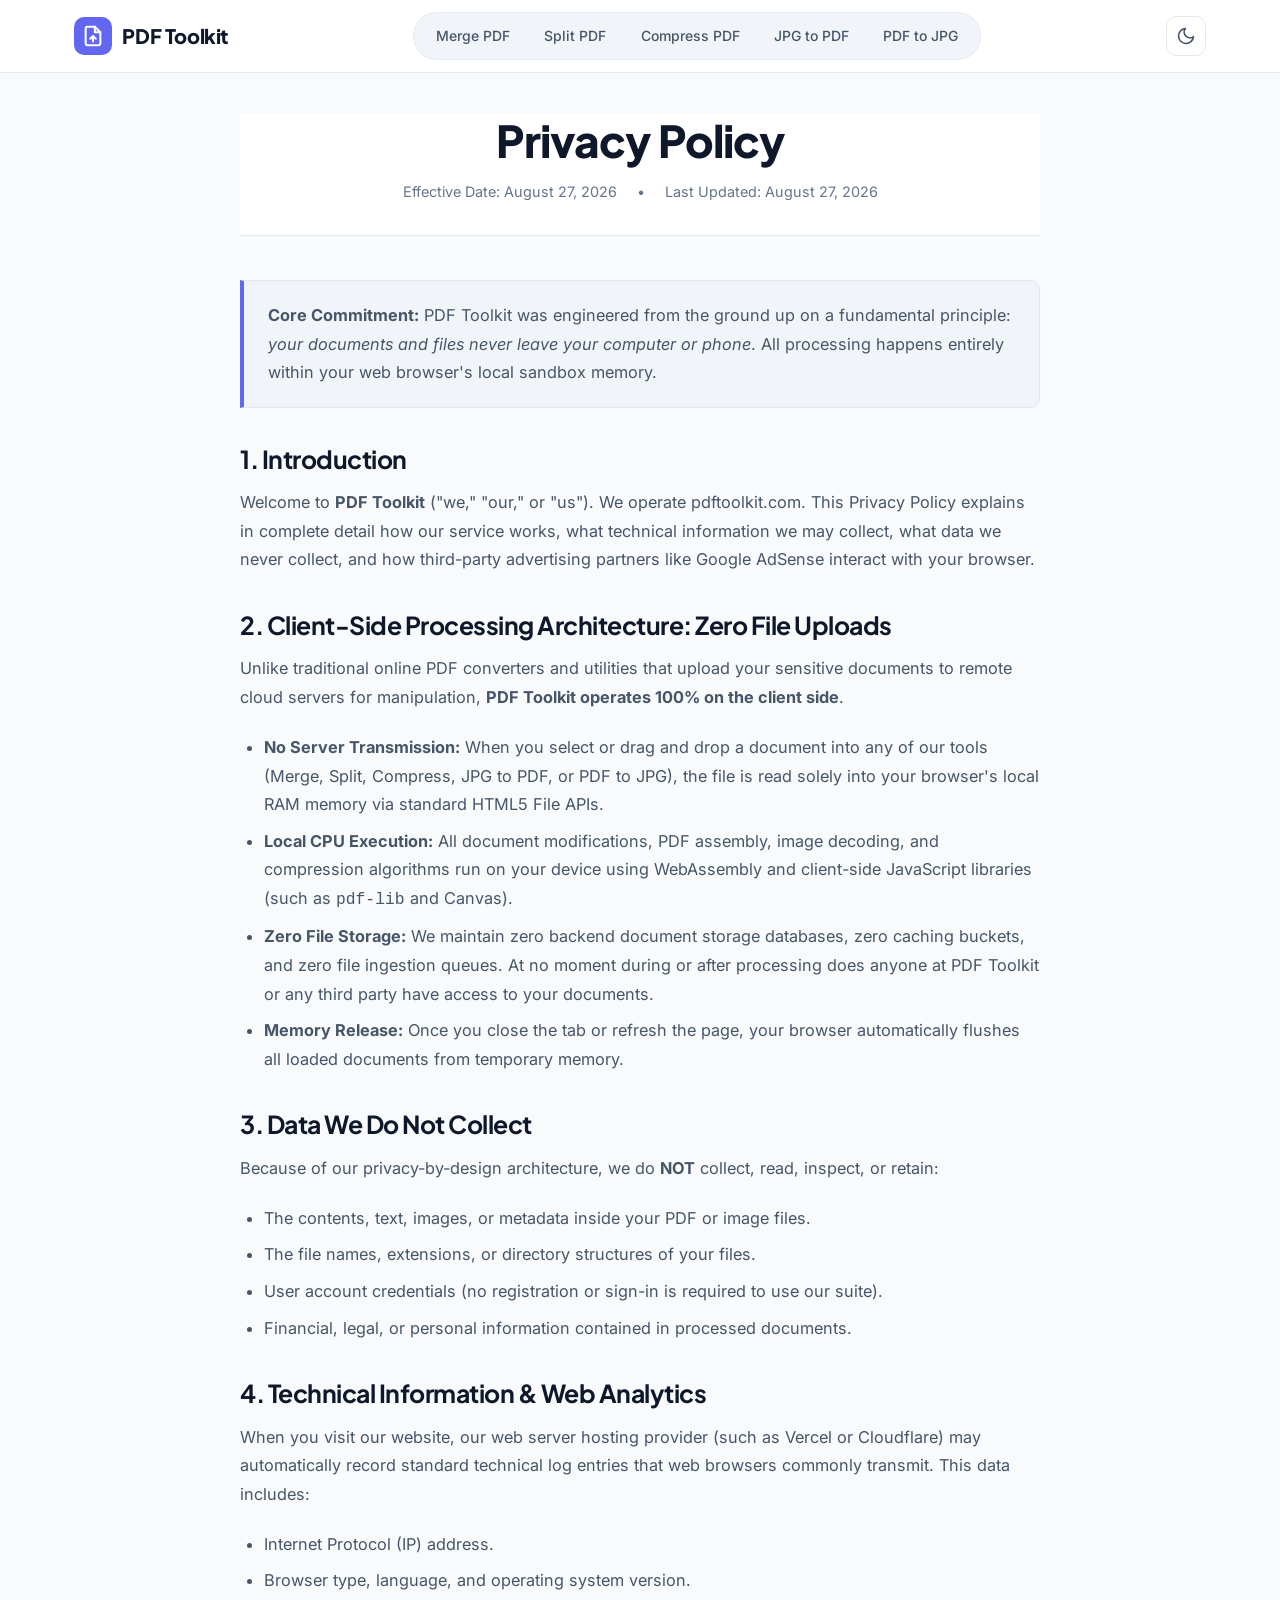
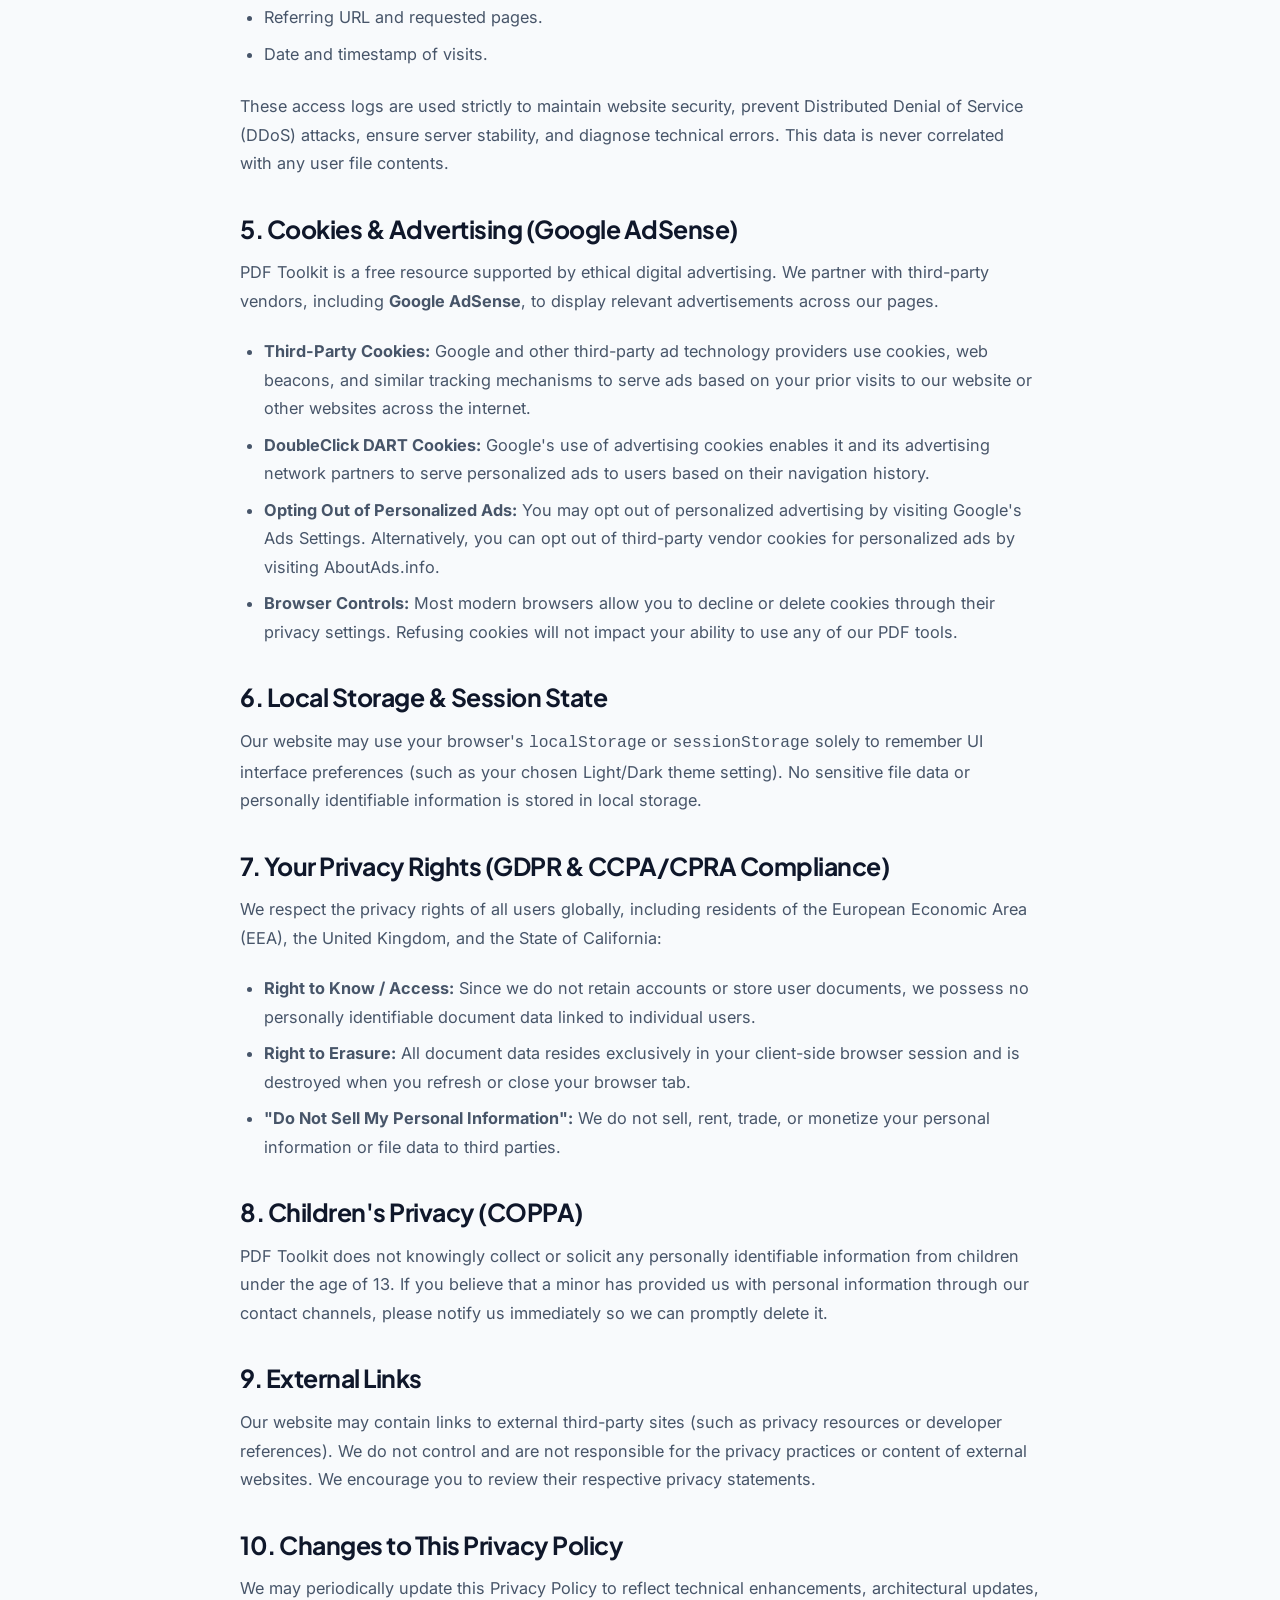
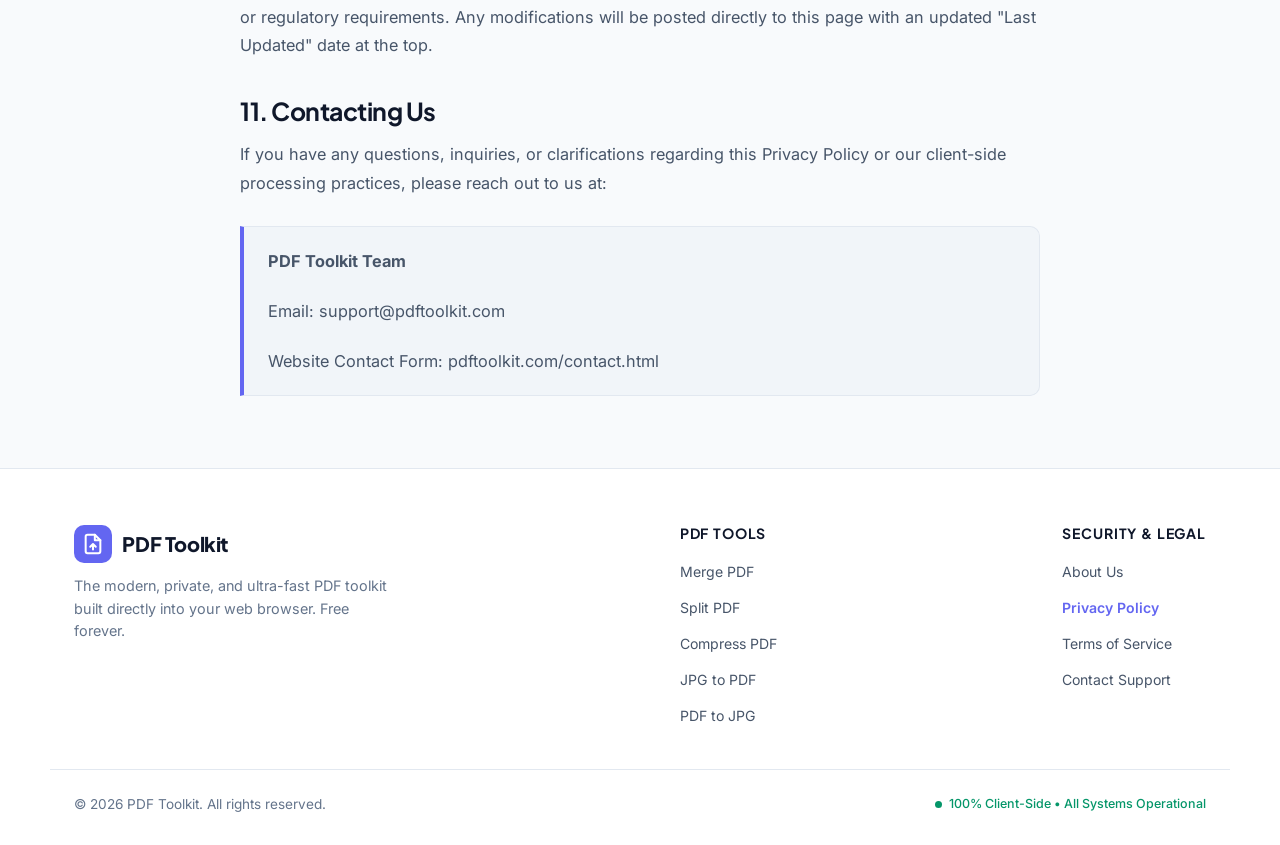
<file: privacy.html>
<!DOCTYPE html>
<html lang="en">
<head>
    <meta charset="UTF-8">
    <meta name="viewport" content="width=device-width, initial-scale=1.0">
    <title>Privacy Policy — PDF Toolkit</title>
    <meta name="description" content="Read the official Privacy Policy of PDF Toolkit. Discover how our 100% client-side technology processes your documents securely on your device without server uploads.">
    <link rel="canonical" href="https://pdftoolkit.com/privacy.html">
    <link rel="stylesheet" href="css/style.css">
    <script async src="https://pagead2.googlesyndication.com/pagead/js/adsbygoogle.js?client=ca-pub-6839561744489461" crossorigin="anonymous"></script>
</head>
<body>
    <header>
        <div class="container nav-container">
            <a href="index.html" class="logo">
                <div class="logo-badge">
                    <svg width="22" height="22" viewBox="0 0 24 24" fill="none" stroke="currentColor" stroke-width="2.2" stroke-linecap="round" stroke-linejoin="round">
                        <path d="M14 2H6a2 2 0 0 0-2 2v16a2 2 0 0 0 2 2h12a2 2 0 0 0 2-2V8z"/>
                        <polyline points="14 2 14 8 20 8"/>
                        <path d="M12 18v-6l-3 3m3-3l3 3"/>
                    </svg>
                </div>
                <span class="logo-text">PDF Toolkit</span>
            </a>
            
            <nav class="nav-links">
                <a href="merge-pdf.html">Merge PDF</a>
                <a href="split-pdf.html">Split PDF</a>
                <a href="compress-pdf.html">Compress PDF</a>
                <a href="jpg-to-pdf.html">JPG to PDF</a>
                <a href="pdf-to-jpg.html">PDF to JPG</a>
            </nav>
            
            <div class="nav-controls">
                <button id="theme-toggle" class="icon-btn" aria-label="Toggle dark mode" title="Toggle Theme">
                    <svg id="moon-icon" width="20" height="20" viewBox="0 0 24 24" fill="none" stroke="currentColor" stroke-width="2" stroke-linecap="round" stroke-linejoin="round"><path d="M21 12.79A9 9 0 1 1 11.21 3 7 7 0 0 0 21 12.79z"></path></svg>
                    <svg id="sun-icon" style="display: none;" width="20" height="20" viewBox="0 0 24 24" fill="none" stroke="currentColor" stroke-width="2" stroke-linecap="round" stroke-linejoin="round"><circle cx="12" cy="12" r="5"></circle><line x1="12" y1="12" x2="12" y2="3"></line><line x1="12" y1="21" x2="12" y2="23"></line><line x1="4.22" y1="4.22" x2="5.64" y2="5.64"></line><line x1="18.36" y1="18.36" x2="19.78" y2="19.78"></line><line x1="1" y1="12" x2="3" y2="12"></line><line x1="21" y1="12" x2="23" y2="12"></line><line x1="4.22" y1="19.78" x2="5.64" y2="18.36"></line><line x1="18.36" y1="5.64" x2="19.78" y2="4.22"></line></svg>
                </button>
                <button class="icon-btn hamburger" id="mobile-menu-btn" aria-label="Open Menu">
                    <svg width="22" height="22" viewBox="0 0 24 24" fill="none" stroke="currentColor" stroke-width="2" stroke-linecap="round" stroke-linejoin="round"><line x1="3" y1="12" x2="21" y2="12"></line><line x1="3" y1="6" x2="21" y2="6"></line><line x1="3" y1="18" x2="21" y2="18"></line></svg>
                </button>
            </div>
        </div>
    </header>

    <main class="container">
        <article class="article-container">
            <header class="article-header">
                <h1>Privacy Policy</h1>
                <div class="article-meta">
                    <span>Effective Date: August 27, 2026</span>
                    <span>•</span>
                    <span>Last Updated: August 27, 2026</span>
                </div>
            </header>

            <div class="article-body">
                <div class="highlight-box">
                    <strong>Core Commitment:</strong> PDF Toolkit was engineered from the ground up on a fundamental principle: <em>your documents and files never leave your computer or phone</em>. All processing happens entirely within your web browser's local sandbox memory.
                </div>

                <h2>1. Introduction</h2>
                <p>Welcome to <strong>PDF Toolkit</strong> ("we," "our," or "us"). We operate <a href="https://pdftoolkit.com/">pdftoolkit.com</a>. This Privacy Policy explains in complete detail how our service works, what technical information we may collect, what data we never collect, and how third-party advertising partners like Google AdSense interact with your browser.</p>

                <h2>2. Client-Side Processing Architecture: Zero File Uploads</h2>
                <p>Unlike traditional online PDF converters and utilities that upload your sensitive documents to remote cloud servers for manipulation, <strong>PDF Toolkit operates 100% on the client side</strong>.</p>
                <ul>
                    <li><strong>No Server Transmission:</strong> When you select or drag and drop a document into any of our tools (Merge, Split, Compress, JPG to PDF, or PDF to JPG), the file is read solely into your browser's local RAM memory via standard HTML5 File APIs.</li>
                    <li><strong>Local CPU Execution:</strong> All document modifications, PDF assembly, image decoding, and compression algorithms run on your device using WebAssembly and client-side JavaScript libraries (such as <code>pdf-lib</code> and Canvas).</li>
                    <li><strong>Zero File Storage:</strong> We maintain zero backend document storage databases, zero caching buckets, and zero file ingestion queues. At no moment during or after processing does anyone at PDF Toolkit or any third party have access to your documents.</li>
                    <li><strong>Memory Release:</strong> Once you close the tab or refresh the page, your browser automatically flushes all loaded documents from temporary memory.</li>
                </ul>

                <h2>3. Data We Do Not Collect</h2>
                <p>Because of our privacy-by-design architecture, we do <strong>NOT</strong> collect, read, inspect, or retain:</p>
                <ul>
                    <li>The contents, text, images, or metadata inside your PDF or image files.</li>
                    <li>The file names, extensions, or directory structures of your files.</li>
                    <li>User account credentials (no registration or sign-in is required to use our suite).</li>
                    <li>Financial, legal, or personal information contained in processed documents.</li>
                </ul>

                <h2>4. Technical Information & Web Analytics</h2>
                <p>When you visit our website, our web server hosting provider (such as Vercel or Cloudflare) may automatically record standard technical log entries that web browsers commonly transmit. This data includes:</p>
                <ul>
                    <li>Internet Protocol (IP) address.</li>
                    <li>Browser type, language, and operating system version.</li>
                    <li>Referring URL and requested pages.</li>
                    <li>Date and timestamp of visits.</li>
                </ul>
                <p>These access logs are used strictly to maintain website security, prevent Distributed Denial of Service (DDoS) attacks, ensure server stability, and diagnose technical errors. This data is never correlated with any user file contents.</p>

                <h2>5. Cookies & Advertising (Google AdSense)</h2>
                <p>PDF Toolkit is a free resource supported by ethical digital advertising. We partner with third-party vendors, including <strong>Google AdSense</strong>, to display relevant advertisements across our pages.</p>
                <ul>
                    <li><strong>Third-Party Cookies:</strong> Google and other third-party ad technology providers use cookies, web beacons, and similar tracking mechanisms to serve ads based on your prior visits to our website or other websites across the internet.</li>
                    <li><strong>DoubleClick DART Cookies:</strong> Google's use of advertising cookies enables it and its advertising network partners to serve personalized ads to users based on their navigation history.</li>
                    <li><strong>Opting Out of Personalized Ads:</strong> You may opt out of personalized advertising by visiting Google's <a href="https://adssettings.google.com/" target="_blank" rel="noopener noreferrer">Ads Settings</a>. Alternatively, you can opt out of third-party vendor cookies for personalized ads by visiting <a href="https://www.aboutads.info/choices/" target="_blank" rel="noopener noreferrer">AboutAds.info</a>.</li>
                    <li><strong>Browser Controls:</strong> Most modern browsers allow you to decline or delete cookies through their privacy settings. Refusing cookies will not impact your ability to use any of our PDF tools.</li>
                </ul>

                <h2>6. Local Storage & Session State</h2>
                <p>Our website may use your browser's <code>localStorage</code> or <code>sessionStorage</code> solely to remember UI interface preferences (such as your chosen Light/Dark theme setting). No sensitive file data or personally identifiable information is stored in local storage.</p>

                <h2>7. Your Privacy Rights (GDPR & CCPA/CPRA Compliance)</h2>
                <p>We respect the privacy rights of all users globally, including residents of the European Economic Area (EEA), the United Kingdom, and the State of California:</p>
                <ul>
                    <li><strong>Right to Know / Access:</strong> Since we do not retain accounts or store user documents, we possess no personally identifiable document data linked to individual users.</li>
                    <li><strong>Right to Erasure:</strong> All document data resides exclusively in your client-side browser session and is destroyed when you refresh or close your browser tab.</li>
                    <li><strong>"Do Not Sell My Personal Information":</strong> We do not sell, rent, trade, or monetize your personal information or file data to third parties.</li>
                </ul>

                <h2>8. Children's Privacy (COPPA)</h2>
                <p>PDF Toolkit does not knowingly collect or solicit any personally identifiable information from children under the age of 13. If you believe that a minor has provided us with personal information through our contact channels, please notify us immediately so we can promptly delete it.</p>

                <h2>9. External Links</h2>
                <p>Our website may contain links to external third-party sites (such as privacy resources or developer references). We do not control and are not responsible for the privacy practices or content of external websites. We encourage you to review their respective privacy statements.</p>

                <h2>10. Changes to This Privacy Policy</h2>
                <p>We may periodically update this Privacy Policy to reflect technical enhancements, architectural updates, or regulatory requirements. Any modifications will be posted directly to this page with an updated "Last Updated" date at the top.</p>

                <h2>11. Contacting Us</h2>
                <p>If you have any questions, inquiries, or clarifications regarding this Privacy Policy or our client-side processing practices, please reach out to us at:</p>
                <div class="highlight-box">
                    <p><strong>PDF Toolkit Team</strong></p>
                    <p>Email: <a href="mailto:support@pdftoolkit.com">support@pdftoolkit.com</a></p>
                    <p>Website Contact Form: <a href="contact.html">pdftoolkit.com/contact.html</a></p>
                </div>
            </div>
        </article>
    </main>

    <footer>
        <div class="container footer-top">
            <div class="footer-brand">
                <a href="index.html" class="logo">
                    <div class="logo-badge">
                        <svg width="22" height="22" viewBox="0 0 24 24" fill="none" stroke="currentColor" stroke-width="2.2" stroke-linecap="round" stroke-linejoin="round">
                            <path d="M14 2H6a2 2 0 0 0-2 2v16a2 2 0 0 0 2 2h12a2 2 0 0 0 2-2V8z"/>
                            <polyline points="14 2 14 8 20 8"/>
                            <path d="M12 18v-6l-3 3m3-3l3 3"/>
                        </svg>
                    </div>
                    <span class="logo-text">PDF Toolkit</span>
                </a>
                <p>The modern, private, and ultra-fast PDF toolkit built directly into your web browser. Free forever.</p>
            </div>

            <div class="footer-links-group">
                <h4>PDF Tools</h4>
                <ul class="footer-links-list">
                    <li><a href="merge-pdf.html">Merge PDF</a></li>
                    <li><a href="split-pdf.html">Split PDF</a></li>
                    <li><a href="compress-pdf.html">Compress PDF</a></li>
                    <li><a href="jpg-to-pdf.html">JPG to PDF</a></li>
                    <li><a href="pdf-to-jpg.html">PDF to JPG</a></li>
                </ul>
            </div>

            <div class="footer-links-group">
                <h4>Security & Legal</h4>
                <ul class="footer-links-list">
                    <li><a href="about.html">About Us</a></li>
                    <li><a href="privacy.html" class="active" style="color: var(--primary-accent); font-weight: 600;">Privacy Policy</a></li>
                    <li><a href="terms.html">Terms of Service</a></li>
                    <li><a href="contact.html">Contact Support</a></li>
                </ul>
            </div>
        </div>

        <div class="container footer-bottom">
            <div>&copy; 2026 PDF Toolkit. All rights reserved.</div>
            <div class="status-badge-live">
                <span class="status-dot"></span>
                100% Client-Side • All Systems Operational
            </div>
        </div>
    </footer>

    <script src="js/main.js"></script>
</body>
</html>
</file>
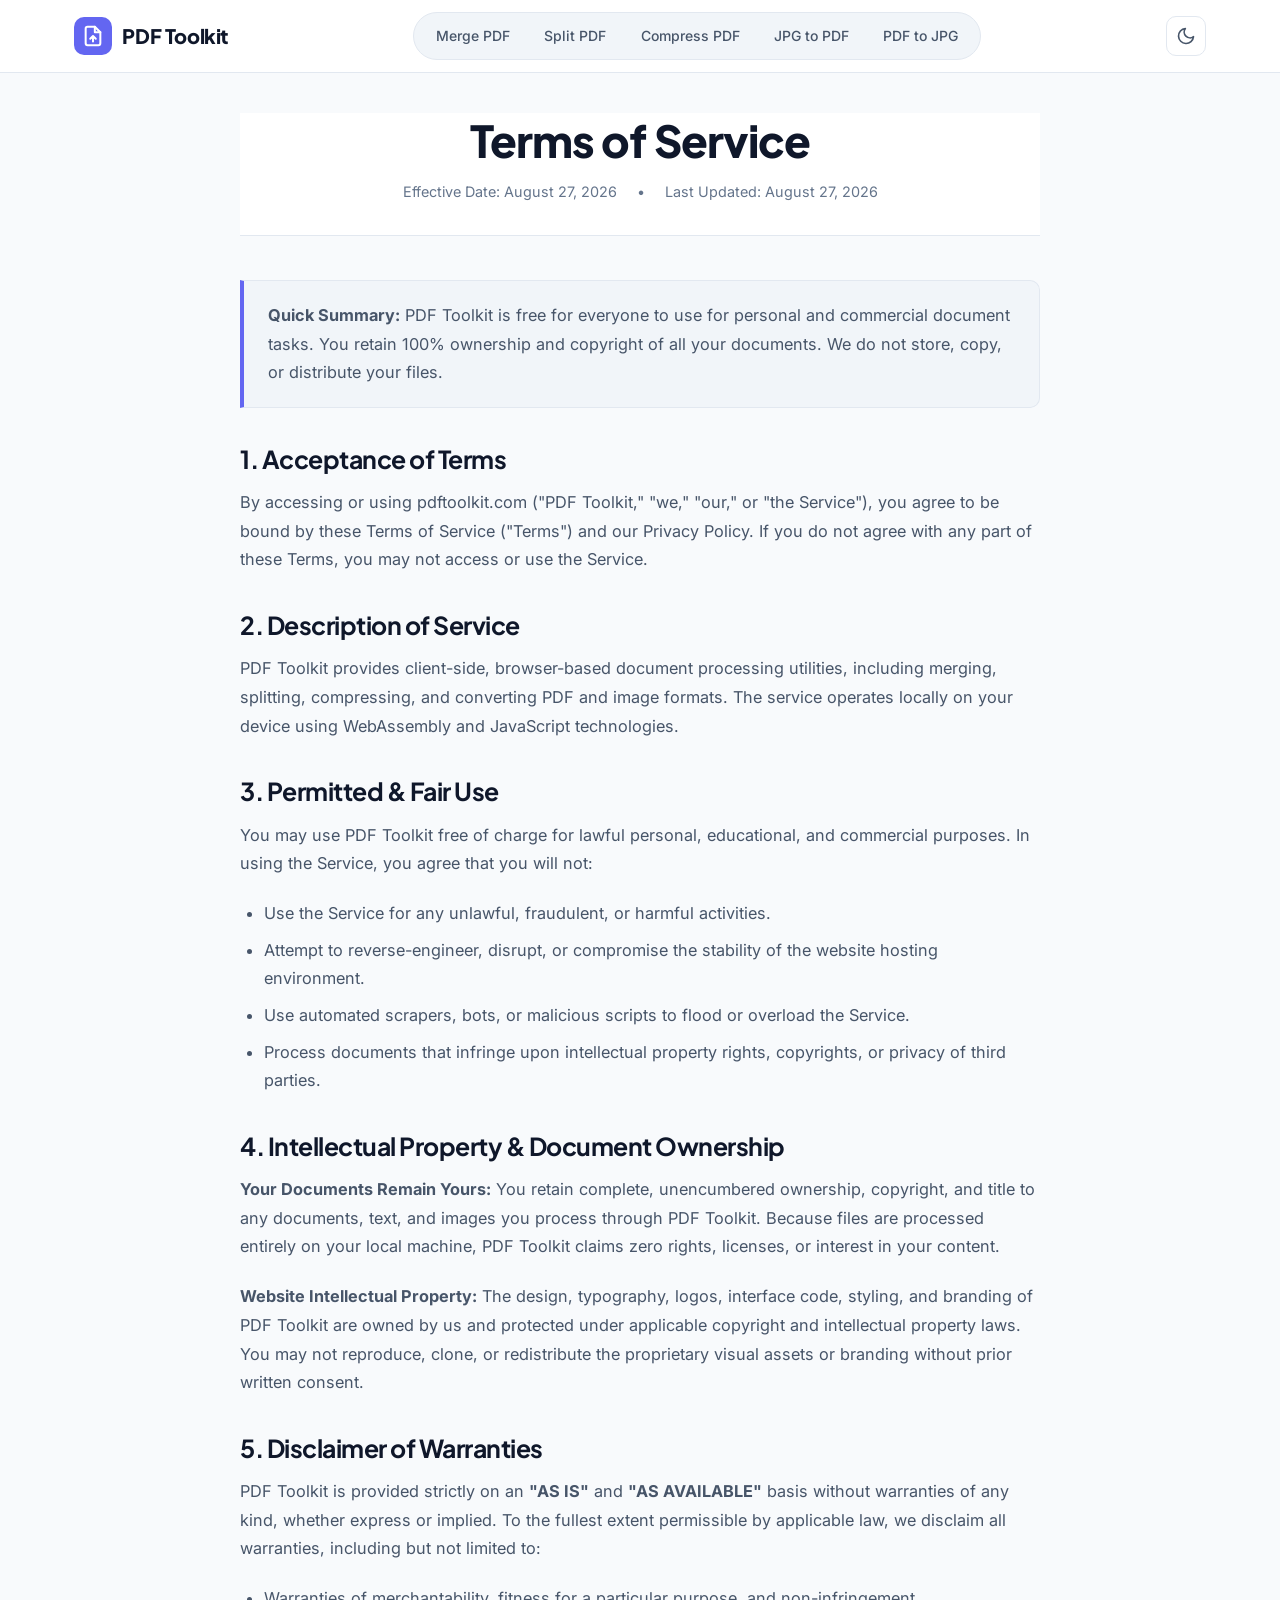
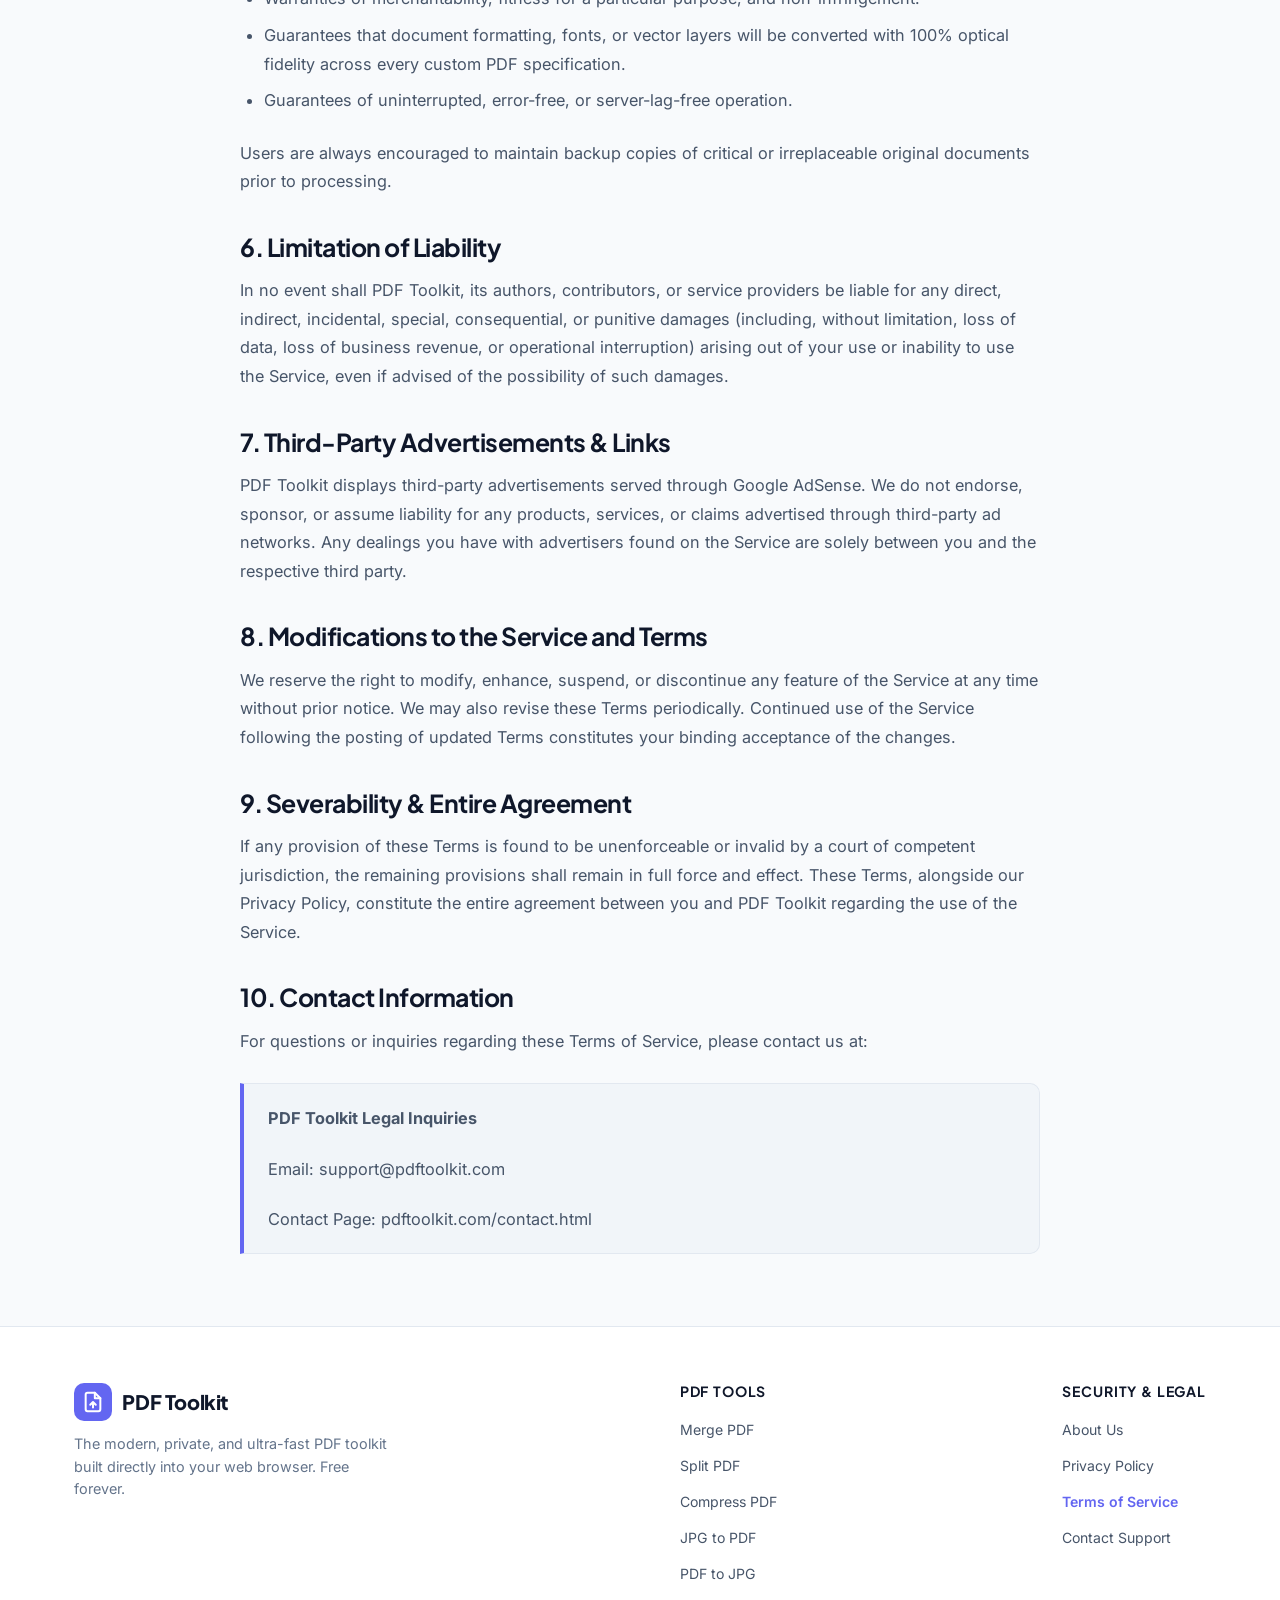
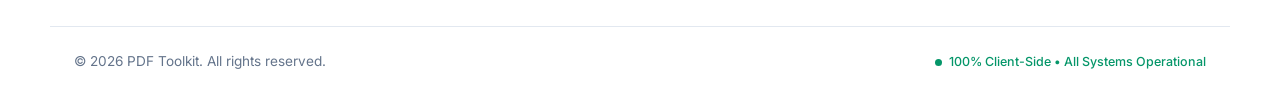
<file: terms.html>
<!DOCTYPE html>
<html lang="en">
<head>
    <meta charset="UTF-8">
    <meta name="viewport" content="width=device-width, initial-scale=1.0">
    <title>Terms of Service — PDF Toolkit</title>
    <meta name="description" content="Review the Terms of Service for using PDF Toolkit. Transparent, straightforward terms ensuring you retain full ownership of your documents.">
    <link rel="canonical" href="https://pdftoolkit.com/terms.html">
    <link rel="stylesheet" href="css/style.css">
    <script async src="https://pagead2.googlesyndication.com/pagead/js/adsbygoogle.js?client=ca-pub-6839561744489461" crossorigin="anonymous"></script>
</head>
<body>
    <header>
        <div class="container nav-container">
            <a href="index.html" class="logo">
                <div class="logo-badge">
                    <svg width="22" height="22" viewBox="0 0 24 24" fill="none" stroke="currentColor" stroke-width="2.2" stroke-linecap="round" stroke-linejoin="round">
                        <path d="M14 2H6a2 2 0 0 0-2 2v16a2 2 0 0 0 2 2h12a2 2 0 0 0 2-2V8z"/>
                        <polyline points="14 2 14 8 20 8"/>
                        <path d="M12 18v-6l-3 3m3-3l3 3"/>
                    </svg>
                </div>
                <span class="logo-text">PDF Toolkit</span>
            </a>
            
            <nav class="nav-links">
                <a href="merge-pdf.html">Merge PDF</a>
                <a href="split-pdf.html">Split PDF</a>
                <a href="compress-pdf.html">Compress PDF</a>
                <a href="jpg-to-pdf.html">JPG to PDF</a>
                <a href="pdf-to-jpg.html">PDF to JPG</a>
            </nav>
            
            <div class="nav-controls">
                <button id="theme-toggle" class="icon-btn" aria-label="Toggle dark mode" title="Toggle Theme">
                    <svg id="moon-icon" width="20" height="20" viewBox="0 0 24 24" fill="none" stroke="currentColor" stroke-width="2" stroke-linecap="round" stroke-linejoin="round"><path d="M21 12.79A9 9 0 1 1 11.21 3 7 7 0 0 0 21 12.79z"></path></svg>
                    <svg id="sun-icon" style="display: none;" width="20" height="20" viewBox="0 0 24 24" fill="none" stroke="currentColor" stroke-width="2" stroke-linecap="round" stroke-linejoin="round"><circle cx="12" cy="12" r="5"></circle><line x1="12" y1="12" x2="12" y2="3"></line><line x1="12" y1="21" x2="12" y2="23"></line><line x1="4.22" y1="4.22" x2="5.64" y2="5.64"></line><line x1="18.36" y1="18.36" x2="19.78" y2="19.78"></line><line x1="1" y1="12" x2="3" y2="12"></line><line x1="21" y1="12" x2="23" y2="12"></line><line x1="4.22" y1="19.78" x2="5.64" y2="18.36"></line><line x1="18.36" y1="5.64" x2="19.78" y2="4.22"></line></svg>
                </button>
                <button class="icon-btn hamburger" id="mobile-menu-btn" aria-label="Open Menu">
                    <svg width="22" height="22" viewBox="0 0 24 24" fill="none" stroke="currentColor" stroke-width="2" stroke-linecap="round" stroke-linejoin="round"><line x1="3" y1="12" x2="21" y2="12"></line><line x1="3" y1="6" x2="21" y2="6"></line><line x1="3" y1="18" x2="21" y2="18"></line></svg>
                </button>
            </div>
        </div>
    </header>

    <main class="container">
        <article class="article-container">
            <header class="article-header">
                <h1>Terms of Service</h1>
                <div class="article-meta">
                    <span>Effective Date: August 27, 2026</span>
                    <span>•</span>
                    <span>Last Updated: August 27, 2026</span>
                </div>
            </header>

            <div class="article-body">
                <div class="highlight-box">
                    <strong>Quick Summary:</strong> PDF Toolkit is free for everyone to use for personal and commercial document tasks. You retain 100% ownership and copyright of all your documents. We do not store, copy, or distribute your files.
                </div>

                <h2>1. Acceptance of Terms</h2>
                <p>By accessing or using <a href="https://pdftoolkit.com/">pdftoolkit.com</a> ("PDF Toolkit," "we," "our," or "the Service"), you agree to be bound by these Terms of Service ("Terms") and our <a href="privacy.html">Privacy Policy</a>. If you do not agree with any part of these Terms, you may not access or use the Service.</p>

                <h2>2. Description of Service</h2>
                <p>PDF Toolkit provides client-side, browser-based document processing utilities, including merging, splitting, compressing, and converting PDF and image formats. The service operates locally on your device using WebAssembly and JavaScript technologies.</p>

                <h2>3. Permitted & Fair Use</h2>
                <p>You may use PDF Toolkit free of charge for lawful personal, educational, and commercial purposes. In using the Service, you agree that you will not:</p>
                <ul>
                    <li>Use the Service for any unlawful, fraudulent, or harmful activities.</li>
                    <li>Attempt to reverse-engineer, disrupt, or compromise the stability of the website hosting environment.</li>
                    <li>Use automated scrapers, bots, or malicious scripts to flood or overload the Service.</li>
                    <li>Process documents that infringe upon intellectual property rights, copyrights, or privacy of third parties.</li>
                </ul>

                <h2>4. Intellectual Property & Document Ownership</h2>
                <p><strong>Your Documents Remain Yours:</strong> You retain complete, unencumbered ownership, copyright, and title to any documents, text, and images you process through PDF Toolkit. Because files are processed entirely on your local machine, PDF Toolkit claims zero rights, licenses, or interest in your content.</p>
                <p><strong>Website Intellectual Property:</strong> The design, typography, logos, interface code, styling, and branding of PDF Toolkit are owned by us and protected under applicable copyright and intellectual property laws. You may not reproduce, clone, or redistribute the proprietary visual assets or branding without prior written consent.</p>

                <h2>5. Disclaimer of Warranties</h2>
                <p>PDF Toolkit is provided strictly on an <strong>"AS IS"</strong> and <strong>"AS AVAILABLE"</strong> basis without warranties of any kind, whether express or implied. To the fullest extent permissible by applicable law, we disclaim all warranties, including but not limited to:</p>
                <ul>
                    <li>Warranties of merchantability, fitness for a particular purpose, and non-infringement.</li>
                    <li>Guarantees that document formatting, fonts, or vector layers will be converted with 100% optical fidelity across every custom PDF specification.</li>
                    <li>Guarantees of uninterrupted, error-free, or server-lag-free operation.</li>
                </ul>
                <p>Users are always encouraged to maintain backup copies of critical or irreplaceable original documents prior to processing.</p>

                <h2>6. Limitation of Liability</h2>
                <p>In no event shall PDF Toolkit, its authors, contributors, or service providers be liable for any direct, indirect, incidental, special, consequential, or punitive damages (including, without limitation, loss of data, loss of business revenue, or operational interruption) arising out of your use or inability to use the Service, even if advised of the possibility of such damages.</p>

                <h2>7. Third-Party Advertisements & Links</h2>
                <p>PDF Toolkit displays third-party advertisements served through Google AdSense. We do not endorse, sponsor, or assume liability for any products, services, or claims advertised through third-party ad networks. Any dealings you have with advertisers found on the Service are solely between you and the respective third party.</p>

                <h2>8. Modifications to the Service and Terms</h2>
                <p>We reserve the right to modify, enhance, suspend, or discontinue any feature of the Service at any time without prior notice. We may also revise these Terms periodically. Continued use of the Service following the posting of updated Terms constitutes your binding acceptance of the changes.</p>

                <h2>9. Severability & Entire Agreement</h2>
                <p>If any provision of these Terms is found to be unenforceable or invalid by a court of competent jurisdiction, the remaining provisions shall remain in full force and effect. These Terms, alongside our Privacy Policy, constitute the entire agreement between you and PDF Toolkit regarding the use of the Service.</p>

                <h2>10. Contact Information</h2>
                <p>For questions or inquiries regarding these Terms of Service, please contact us at:</p>
                <div class="highlight-box">
                    <p><strong>PDF Toolkit Legal Inquiries</strong></p>
                    <p>Email: <a href="mailto:support@pdftoolkit.com">support@pdftoolkit.com</a></p>
                    <p>Contact Page: <a href="contact.html">pdftoolkit.com/contact.html</a></p>
                </div>
            </div>
        </article>
    </main>

    <footer>
        <div class="container footer-top">
            <div class="footer-brand">
                <a href="index.html" class="logo">
                    <div class="logo-badge">
                        <svg width="22" height="22" viewBox="0 0 24 24" fill="none" stroke="currentColor" stroke-width="2.2" stroke-linecap="round" stroke-linejoin="round">
                            <path d="M14 2H6a2 2 0 0 0-2 2v16a2 2 0 0 0 2 2h12a2 2 0 0 0 2-2V8z"/>
                            <polyline points="14 2 14 8 20 8"/>
                            <path d="M12 18v-6l-3 3m3-3l3 3"/>
                        </svg>
                    </div>
                    <span class="logo-text">PDF Toolkit</span>
                </a>
                <p>The modern, private, and ultra-fast PDF toolkit built directly into your web browser. Free forever.</p>
            </div>

            <div class="footer-links-group">
                <h4>PDF Tools</h4>
                <ul class="footer-links-list">
                    <li><a href="merge-pdf.html">Merge PDF</a></li>
                    <li><a href="split-pdf.html">Split PDF</a></li>
                    <li><a href="compress-pdf.html">Compress PDF</a></li>
                    <li><a href="jpg-to-pdf.html">JPG to PDF</a></li>
                    <li><a href="pdf-to-jpg.html">PDF to JPG</a></li>
                </ul>
            </div>

            <div class="footer-links-group">
                <h4>Security & Legal</h4>
                <ul class="footer-links-list">
                    <li><a href="about.html">About Us</a></li>
                    <li><a href="privacy.html">Privacy Policy</a></li>
                    <li><a href="terms.html" class="active" style="color: var(--primary-accent); font-weight: 600;">Terms of Service</a></li>
                    <li><a href="contact.html">Contact Support</a></li>
                </ul>
            </div>
        </div>

        <div class="container footer-bottom">
            <div>&copy; 2026 PDF Toolkit. All rights reserved.</div>
            <div class="status-badge-live">
                <span class="status-dot"></span>
                100% Client-Side • All Systems Operational
            </div>
        </div>
    </footer>

    <script src="js/main.js"></script>
</body>
</html>
</file>
<file: css/style.css>
@import url('https://fonts.googleapis.com/css2?family=Plus+Jakarta+Sans:wght@400;500;600;700;800&family=Inter:wght@400;500;600;700&display=swap');

:root {
  /* Clean Professional Palette - Light Mode (Minimalist SaaS / Apple / Linear Style) */
  --bg-main: #f8fafc;
  --bg-surface: #ffffff;
  --bg-surface-elevated: #ffffff;
  --bg-surface-subtle: #f1f5f9;
  --bg-input: #ffffff;
  
  --text-primary: #0f172a;
  --text-secondary: #475569;
  --text-muted: #64748b;
  --text-inverse: #ffffff;

  /* Refined, Cohesive Accent (Modern Indigo/Purple) */
  --primary: #1e293b;
  --primary-hover: #0f172a;
  --primary-light: #f1f5f9;
  --primary-accent: #6366f1;
  --primary-accent-hover: #4f46e5;
  --primary-accent-light: rgba(99, 102, 241, 0.08);

  /* Status Colors */
  --success: #059669;
  --success-bg: rgba(5, 150, 105, 0.08);
  --warning: #d97706;
  --warning-bg: rgba(217, 119, 6, 0.08);
  --error: #dc2626;
  --error-bg: rgba(220, 38, 38, 0.08);

  /* Clean Borders & Shadows */
  --border-color: #e2e8f0;
  --border-color-hover: #cbd5e1;
  
  --shadow-sm: 0 1px 2px rgba(0, 0, 0, 0.04);
  --shadow-md: 0 4px 12px rgba(0, 0, 0, 0.05);
  --shadow-lg: 0 10px 25px -4px rgba(15, 23, 42, 0.07);
  --shadow-xl: 0 20px 30px -6px rgba(15, 23, 42, 0.08);

  --radius-sm: 6px;
  --radius-md: 10px;
  --radius-lg: 14px;
  --radius-xl: 20px;
  --radius-pill: 9999px;

  --transition: all 0.2s cubic-bezier(0.4, 0, 0.2, 1);
}

[data-theme="dark"] {
  /* Clean Professional Palette - Dark Mode (Obsidian & Crisp Slate) */
  --bg-main: #0b0f17;
  --bg-surface: #111827;
  --bg-surface-elevated: #1a2234;
  --bg-surface-subtle: #1e293b;
  --bg-input: #111827;

  --text-primary: #f8fafc;
  --text-secondary: #cbd5e1;
  --text-muted: #94a3b8;
  --text-inverse: #0b0f17;

  --primary: #f8fafc;
  --primary-hover: #ffffff;
  --primary-light: rgba(255, 255, 255, 0.08);
  --primary-accent: #818cf8;
  --primary-accent-hover: #a5b4fc;
  --primary-accent-light: rgba(129, 140, 248, 0.15);

  --border-color: rgba(255, 255, 255, 0.09);
  --border-color-hover: rgba(255, 255, 255, 0.18);

  --shadow-sm: 0 1px 2px rgba(0, 0, 0, 0.3);
  --shadow-md: 0 4px 12px rgba(0, 0, 0, 0.4);
  --shadow-lg: 0 10px 25px -4px rgba(0, 0, 0, 0.5);
  --shadow-xl: 0 20px 30px -6px rgba(0, 0, 0, 0.6);
}

/* Base Reset */
* {
  margin: 0;
  padding: 0;
  box-sizing: border-box;
  -webkit-tap-highlight-color: transparent;
}

html {
  scroll-behavior: smooth;
  overflow-x: hidden;
}

body {
  font-family: 'Inter', -apple-system, BlinkMacSystemFont, sans-serif;
  background-color: var(--bg-main);
  color: var(--text-primary);
  line-height: 1.6;
  min-height: 100vh;
  display: flex;
  flex-direction: column;
  transition: background-color var(--transition), color var(--transition);
  overflow-x: hidden;
  width: 100%;
}

h1, h2, h3, h4, h5, h6 {
  font-family: 'Plus Jakarta Sans', sans-serif;
  font-weight: 700;
  line-height: 1.25;
  color: var(--text-primary);
  letter-spacing: -0.02em;
}

a {
  text-decoration: none;
  color: inherit;
  transition: var(--transition);
  touch-action: manipulation;
}

button {
  touch-action: manipulation;
}

/* Layout Container */
.container {
  max-width: 1180px;
  margin: 0 auto;
  padding: 0 1.5rem;
  width: 100%;
}

/* Header & Navbar */
header {
  position: sticky;
  top: 0;
  z-index: 100;
  background-color: var(--bg-surface);
  border-bottom: 1px solid var(--border-color);
  transition: var(--transition);
}

.nav-container {
  display: flex;
  justify-content: space-between;
  align-items: center;
  height: 4.5rem;
}

/* Brand Logo */
.logo {
  display: flex;
  align-items: center;
  gap: 0.65rem;
  font-size: 1.25rem;
  font-weight: 800;
  font-family: 'Plus Jakarta Sans', sans-serif;
  color: var(--text-primary);
  letter-spacing: -0.02em;
}

.logo-badge {
  display: flex;
  align-items: center;
  justify-content: center;
  width: 38px;
  height: 38px;
  border-radius: var(--radius-md);
  background-color: var(--primary-accent);
  color: #ffffff;
  transition: var(--transition);
}

.logo:hover .logo-badge {
  transform: scale(1.05);
}

/* Navigation Links */
.nav-links {
  display: flex;
  align-items: center;
  gap: 0.25rem;
  background-color: var(--bg-surface-subtle);
  padding: 0.3rem 0.4rem;
  border-radius: var(--radius-pill);
  border: 1px solid var(--border-color);
}

.nav-links a {
  color: var(--text-secondary);
  font-weight: 500;
  font-size: 0.875rem;
  padding: 0.45rem 0.95rem;
  border-radius: var(--radius-pill);
  transition: var(--transition);
  white-space: nowrap;
}

.nav-links a:hover {
  color: var(--text-primary);
  background-color: var(--bg-surface);
}

.nav-links a.active {
  color: var(--text-inverse);
  background-color: var(--primary);
  font-weight: 600;
}

[data-theme="dark"] .nav-links a.active {
  color: #0b0f17;
  background-color: #f8fafc;
}

/* Nav Controls */
.nav-controls {
  display: flex;
  align-items: center;
  gap: 0.65rem;
}

.icon-btn {
  background-color: var(--bg-surface);
  border: 1px solid var(--border-color);
  color: var(--text-secondary);
  cursor: pointer;
  width: 40px;
  height: 40px;
  border-radius: var(--radius-md);
  transition: var(--transition);
  display: flex;
  align-items: center;
  justify-content: center;
}

.icon-btn:hover {
  background-color: var(--bg-surface-subtle);
  color: var(--text-primary);
  border-color: var(--border-color-hover);
}

.hamburger {
  display: none;
}

/* ========================================================
   HERO SECTION (Clean & Organized)
   ======================================================== */
.hero {
  text-align: center;
  padding: 2.5rem 0 0.75rem;
}

.hero-pill-badge {
  display: inline-flex;
  align-items: center;
  gap: 0.5rem;
  background: var(--bg-surface);
  border: 1px solid var(--border-color);
  color: var(--text-secondary);
  padding: 0.35rem 0.95rem;
  border-radius: var(--radius-pill);
  font-size: 0.82rem;
  font-weight: 600;
  margin-bottom: 1.25rem;
  box-shadow: var(--shadow-sm);
}

.hero-pill-badge .badge-dot {
  width: 7px;
  height: 7px;
  border-radius: 50%;
  background-color: var(--success);
}

.hero h1 {
  font-size: clamp(2.25rem, 4.5vw, 3.75rem);
  font-weight: 800;
  margin-bottom: 1rem;
  color: var(--text-primary);
}

.hero p.hero-subtitle {
  font-size: clamp(1rem, 2vw, 1.18rem);
  color: var(--text-secondary);
  max-width: 620px;
  margin: 0 auto 0.5rem;
  line-height: 1.6;
}

/* Trust Metric Bar */
.trust-metrics-bar {
  display: flex;
  align-items: center;
  justify-content: center;
  flex-wrap: wrap;
  gap: 1.75rem;
  padding: 0.9rem 1.5rem;
  background: var(--bg-surface);
  border: 1px solid var(--border-color);
  border-radius: var(--radius-pill);
  max-width: 760px;
  margin: 0 auto;
  box-shadow: var(--shadow-sm);
}

.trust-metric-item {
  display: flex;
  align-items: center;
  gap: 0.5rem;
  font-size: 0.88rem;
  font-weight: 500;
  color: var(--text-secondary);
}

.trust-metric-item svg {
  color: var(--primary-accent);
  flex-shrink: 0;
}

/* ========================================================
   TOOLS GRID SECTION (Uniform & Professional)
   ======================================================== */
.tools-section {
  padding: 1rem 0 3.5rem;
}

.section-header {
  text-align: center;
  margin-bottom: 1.5rem;
}

.section-tag {
  color: var(--primary-accent);
  font-weight: 700;
  font-size: 0.8rem;
  text-transform: uppercase;
  letter-spacing: 0.08em;
  margin-bottom: 0.4rem;
}

.section-title {
  font-size: clamp(1.6rem, 3.5vw, 2.2rem);
  font-weight: 800;
  margin-bottom: 0.5rem;
}

.section-desc {
  color: var(--text-muted);
  font-size: 1rem;
  max-width: 500px;
  margin: 0 auto;
}

.tools-grid {
  display: grid;
  grid-template-columns: repeat(auto-fit, minmax(310px, 1fr));
  gap: 1.5rem;
}

.tool-card {
  background: var(--bg-surface);
  border: 1px solid var(--border-color);
  border-radius: var(--radius-lg);
  padding: 1.75rem 1.75rem;
  transition: var(--transition);
  box-shadow: var(--shadow-sm);
  display: flex;
  flex-direction: column;
  align-items: flex-start;
  text-align: left;
  text-decoration: none;
}

.tool-card:hover {
  transform: translateY(-3px);
  box-shadow: var(--shadow-md);
  border-color: var(--primary-accent);
}

.tool-card:active {
  transform: scale(0.99);
}

.tool-card-top {
  display: flex;
  justify-content: space-between;
  align-items: center;
  width: 100%;
  margin-bottom: 1.25rem;
}

.tool-icon-wrapper {
  width: 48px;
  height: 48px;
  border-radius: var(--radius-md);
  background-color: var(--bg-surface-subtle);
  color: var(--primary-accent);
  border: 1px solid var(--border-color);
  display: flex;
  align-items: center;
  justify-content: center;
  transition: var(--transition);
  flex-shrink: 0;
}

.tool-card:hover .tool-icon-wrapper {
  background-color: var(--primary-accent);
  color: #ffffff;
  border-color: var(--primary-accent);
}

.tool-chip {
  font-size: 0.72rem;
  font-weight: 600;
  padding: 0.25rem 0.65rem;
  border-radius: var(--radius-pill);
  background: var(--bg-surface-subtle);
  color: var(--text-secondary);
  border: 1px solid var(--border-color);
}

.tool-card h3 {
  font-size: 1.25rem;
  font-weight: 700;
  margin-bottom: 0.5rem;
  color: var(--text-primary);
}

.tool-card p {
  color: var(--text-secondary);
  font-size: 0.92rem;
  line-height: 1.5;
  margin-bottom: 1.5rem;
  flex-grow: 1;
}

.tool-card-action {
  display: inline-flex;
  align-items: center;
  gap: 0.4rem;
  font-weight: 600;
  font-size: 0.88rem;
  color: var(--primary-accent);
  transition: var(--transition);
}

.tool-card:hover .tool-card-action svg {
  transform: translateX(4px);
}

.tool-card-action svg {
  transition: transform var(--transition);
}

/* ========================================================
   WHY CHOOSE US / FEATURES SECTION
   ======================================================== */
.features-section {
  padding: 4.5rem 0;
  background-color: var(--bg-surface-subtle);
  border-top: 1px solid var(--border-color);
  border-bottom: 1px solid var(--border-color);
}

.features-grid {
  display: grid;
  grid-template-columns: repeat(auto-fit, minmax(250px, 1fr));
  gap: 1.5rem;
}

.feature-box {
  background: var(--bg-surface);
  border: 1px solid var(--border-color);
  border-radius: var(--radius-lg);
  padding: 1.75rem;
  box-shadow: var(--shadow-sm);
  transition: var(--transition);
}

.feature-box:hover {
  border-color: var(--border-color-hover);
}

.feature-icon-circle {
  width: 44px;
  height: 44px;
  border-radius: var(--radius-md);
  background: var(--bg-surface-subtle);
  color: var(--primary-accent);
  border: 1px solid var(--border-color);
  display: flex;
  align-items: center;
  justify-content: center;
  margin-bottom: 1rem;
}

.feature-box h4 {
  font-size: 1.1rem;
  font-weight: 700;
  margin-bottom: 0.4rem;
}

.feature-box p {
  color: var(--text-secondary);
  font-size: 0.9rem;
  line-height: 1.5;
}

/* ========================================================
   HOW IT WORKS SECTION
   ======================================================== */
.how-it-works-section {
  padding: 4.5rem 0;
}

.steps-grid {
  display: grid;
  grid-template-columns: repeat(auto-fit, minmax(260px, 1fr));
  gap: 1.5rem;
}

.step-card {
  background: var(--bg-surface);
  border: 1px solid var(--border-color);
  border-radius: var(--radius-lg);
  padding: 2rem 1.75rem;
  position: relative;
  box-shadow: var(--shadow-sm);
}

.step-number {
  font-size: 0.85rem;
  font-weight: 700;
  color: var(--primary-accent);
  margin-bottom: 0.75rem;
  text-transform: uppercase;
  letter-spacing: 0.05em;
}

.step-card h4 {
  font-size: 1.15rem;
  margin-bottom: 0.4rem;
}

.step-card p {
  color: var(--text-secondary);
  font-size: 0.9rem;
  line-height: 1.5;
}

/* ========================================================
   FAQ SECTION
   ======================================================== */
.faq-section {
  padding: 3.5rem 0 5rem;
}

.faq-container {
  max-width: 800px;
  margin: 0 auto;
  display: flex;
  flex-direction: column;
  gap: 1rem;
}

.faq-card {
  background: var(--bg-surface);
  border: 1px solid var(--border-color);
  border-radius: var(--radius-md);
  padding: 1.5rem 1.75rem;
  box-shadow: var(--shadow-sm);
}

.faq-card h3 {
  font-size: 1.05rem;
  font-weight: 600;
  margin-bottom: 0.5rem;
  color: var(--text-primary);
}

.faq-card p {
  color: var(--text-secondary);
  font-size: 0.92rem;
  line-height: 1.55;
}

/* ========================================================
   TOOL WORKSPACE & INTERACTIVE PAGES
   ======================================================== */
.tool-page {
  padding: 2.5rem 0 5rem;
}

.breadcrumb {
  display: flex;
  align-items: center;
  gap: 0.5rem;
  font-size: 0.85rem;
  font-weight: 500;
  color: var(--text-muted);
  margin-bottom: 1.25rem;
  justify-content: center;
}

.breadcrumb a {
  color: var(--text-secondary);
}

.breadcrumb a:hover {
  color: var(--primary-accent);
}

.breadcrumb-separator {
  color: var(--border-color);
}

.tool-header {
  text-align: center;
  margin-bottom: 2.25rem;
}

.tool-header-badge {
  display: inline-flex;
  align-items: center;
  gap: 0.35rem;
  font-size: 0.75rem;
  font-weight: 700;
  padding: 0.25rem 0.75rem;
  border-radius: var(--radius-pill);
  background: var(--bg-surface-subtle);
  border: 1px solid var(--border-color);
  color: var(--text-secondary);
  margin-bottom: 0.6rem;
  text-transform: uppercase;
  letter-spacing: 0.05em;
}

.tool-header h1 {
  font-size: clamp(1.8rem, 4vw, 2.5rem);
  font-weight: 800;
  margin-bottom: 0.4rem;
}

.tool-header p {
  color: var(--text-secondary);
  font-size: 1.05rem;
  max-width: 540px;
  margin: 0 auto;
}

.workspace {
  background: var(--bg-surface);
  border: 1px solid var(--border-color);
  border-radius: var(--radius-xl);
  padding: 3rem 2.5rem;
  box-shadow: var(--shadow-lg);
  max-width: 780px;
  margin: 0 auto;
  position: relative;
}

/* Uploader Component */
.uploader {
  border: 2px dashed var(--border-color);
  border-radius: var(--radius-lg);
  padding: 4rem 1.5rem;
  text-align: center;
  transition: var(--transition);
  cursor: pointer;
  background-color: var(--bg-surface-subtle);
  display: flex;
  flex-direction: column;
  align-items: center;
  justify-content: center;
  width: 100%;
}

.uploader:hover,
.uploader.dragover {
  border-color: var(--primary-accent);
  background-color: var(--primary-accent-light);
}

.uploader input[type="file"] {
  display: none;
}

.uploader-icon-box {
  width: 64px;
  height: 64px;
  border-radius: var(--radius-md);
  background: var(--bg-surface);
  color: var(--primary-accent);
  border: 1px solid var(--border-color);
  display: flex;
  align-items: center;
  justify-content: center;
  margin-bottom: 1.25rem;
  box-shadow: var(--shadow-sm);
  transition: var(--transition);
}

.uploader:hover .uploader-icon-box {
  transform: translateY(-2px);
}

.uploader-title {
  font-size: 1.25rem;
  font-weight: 700;
  font-family: 'Plus Jakarta Sans', sans-serif;
  color: var(--text-primary);
  margin-bottom: 0.35rem;
}

.uploader-subtext {
  color: var(--text-muted);
  font-size: 0.9rem;
  margin-bottom: 1.25rem;
}

.uploader-btn-fake {
  display: inline-flex;
  align-items: center;
  gap: 0.5rem;
  background: var(--primary-accent);
  color: #ffffff;
  font-weight: 600;
  font-size: 0.92rem;
  padding: 0.75rem 1.6rem;
  border-radius: var(--radius-md);
  box-shadow: var(--shadow-sm);
  transition: var(--transition);
  min-height: 44px;
}

.uploader:hover .uploader-btn-fake {
  background: var(--primary-accent-hover);
}

.uploader-badges {
  display: flex;
  gap: 0.5rem;
  margin-top: 1.5rem;
  flex-wrap: wrap;
  justify-content: center;
}

.format-badge {
  font-size: 0.75rem;
  font-weight: 600;
  color: var(--text-muted);
  background: var(--bg-surface);
  border: 1px solid var(--border-color);
  padding: 0.25rem 0.65rem;
  border-radius: var(--radius-pill);
}

/* Privacy Assurance Badge */
.privacy-badge-banner {
  display: flex;
  align-items: center;
  justify-content: center;
  gap: 0.45rem;
  color: var(--success);
  font-weight: 500;
  font-size: 0.88rem;
  margin-top: 1.5rem;
  text-align: center;
}

.privacy-badge-banner svg {
  flex-shrink: 0;
}

/* File Meta & Configuration Box */
.file-meta-box {
  background: var(--bg-surface-subtle);
  border: 1px solid var(--border-color);
  border-radius: var(--radius-md);
  padding: 1.15rem 1.35rem;
  margin-bottom: 1.5rem;
  display: flex;
  justify-content: space-between;
  align-items: center;
  flex-wrap: wrap;
  gap: 0.75rem;
}

.file-meta-item {
  display: flex;
  align-items: center;
  gap: 0.5rem;
  font-size: 0.92rem;
}

.file-meta-item strong {
  color: var(--text-primary);
  font-weight: 600;
}

/* File List (Merge, JPG to PDF) */
.file-list {
  margin: 1.25rem 0 1.75rem;
  display: flex;
  flex-direction: column;
  gap: 0.65rem;
}

.file-item {
  display: flex;
  align-items: center;
  justify-content: space-between;
  padding: 0.85rem 1.15rem;
  background-color: var(--bg-surface);
  border: 1px solid var(--border-color);
  border-radius: var(--radius-md);
  box-shadow: var(--shadow-sm);
  transition: var(--transition);
  cursor: grab;
}

.file-item:hover {
  border-color: var(--border-color-hover);
}

.file-info {
  display: flex;
  align-items: center;
  gap: 0.75rem;
  min-width: 0;
  flex: 1;
  overflow: hidden;
}

.file-drag-handle {
  color: var(--text-muted);
  font-size: 1.1rem;
  cursor: grab;
  flex-shrink: 0;
}

.file-type-icon {
  width: 32px;
  height: 32px;
  border-radius: var(--radius-sm);
  background: var(--bg-surface-subtle);
  color: var(--primary-accent);
  border: 1px solid var(--border-color);
  display: flex;
  align-items: center;
  justify-content: center;
  font-size: 0.72rem;
  font-weight: 700;
  flex-shrink: 0;
}

.file-name {
  font-weight: 500;
  color: var(--text-primary);
  font-size: 0.92rem;
  white-space: nowrap;
  overflow: hidden;
  text-overflow: ellipsis;
}

.file-size {
  color: var(--text-muted);
  font-size: 0.82rem;
  background: var(--bg-surface-subtle);
  padding: 0.15rem 0.5rem;
  border-radius: var(--radius-pill);
  flex-shrink: 0;
}

.remove-btn {
  color: var(--error);
  cursor: pointer;
  background: var(--error-bg);
  border: none;
  width: 32px;
  height: 32px;
  border-radius: var(--radius-md);
  display: flex;
  align-items: center;
  justify-content: center;
  transition: var(--transition);
  font-weight: bold;
  font-size: 0.9rem;
  flex-shrink: 0;
  margin-left: 0.5rem;
}

.remove-btn:hover {
  background: var(--error);
  color: #ffffff;
}

/* Image Preview Grid (JPG to PDF) */
.image-preview-list {
  display: grid;
  grid-template-columns: repeat(auto-fill, minmax(120px, 1fr));
  gap: 0.85rem;
  margin: 1.5rem 0 1.75rem;
}

.image-preview-item {
  position: relative;
  background-color: var(--bg-surface);
  border: 1px solid var(--border-color);
  border-radius: var(--radius-md);
  padding: 0.4rem;
  cursor: grab;
  box-shadow: var(--shadow-sm);
}

.image-preview-item img {
  width: 100%;
  height: 100px;
  object-fit: cover;
  border-radius: var(--radius-sm);
  display: block;
}

.image-preview-item .remove-btn {
  position: absolute;
  top: -5px;
  right: -5px;
  width: 24px;
  height: 24px;
  font-size: 0.7rem;
  background-color: var(--error);
  color: white;
  border-radius: 50%;
}

/* Controls Bar */
.controls-bar {
  display: flex;
  justify-content: space-between;
  align-items: center;
  margin-top: 1.75rem;
  padding-top: 1.5rem;
  border-top: 1px solid var(--border-color);
  gap: 1rem;
}

/* Buttons (Clean & Solid) */
.btn {
  display: inline-flex;
  align-items: center;
  justify-content: center;
  gap: 0.5rem;
  padding: 0.8rem 1.6rem;
  border-radius: var(--radius-md);
  font-weight: 600;
  font-size: 0.95rem;
  font-family: 'Plus Jakarta Sans', sans-serif;
  cursor: pointer;
  transition: var(--transition);
  border: none;
  outline: none;
  min-height: 44px;
}

.btn-primary {
  background-color: var(--primary-accent);
  color: #ffffff;
  box-shadow: var(--shadow-sm);
}

.btn-primary:hover {
  background-color: var(--primary-accent-hover);
  color: #ffffff;
}

.btn-primary:active {
  transform: scale(0.98);
}

.btn-secondary {
  background-color: var(--bg-surface);
  color: var(--text-primary);
  border: 1px solid var(--border-color);
}

.btn-secondary:hover {
  background-color: var(--bg-surface-subtle);
  border-color: var(--border-color-hover);
}

/* Settings Bar */
.settings-bar {
  background-color: var(--bg-surface-subtle);
  padding: 1rem 1.25rem;
  border-radius: var(--radius-md);
  border: 1px solid var(--border-color);
  margin-bottom: 1.5rem;
  display: flex;
  gap: 1.25rem;
  align-items: center;
  flex-wrap: wrap;
}

.setting-group {
  display: flex;
  align-items: center;
  gap: 0.65rem;
  width: 100%;
}

.setting-group label {
  font-weight: 500;
  font-size: 0.92rem;
  color: var(--text-primary);
}

.setting-group select,
.setting-group input,
.page-selection input {
  padding: 0.65rem 1rem;
  border-radius: var(--radius-md);
  border: 1px solid var(--border-color);
  background-color: var(--bg-surface);
  color: var(--text-primary);
  font-family: inherit;
  font-size: 16px;
  font-weight: 500;
  outline: none;
  transition: var(--transition);
  width: 100%;
}

.setting-group select:focus,
.setting-group input:focus,
.page-selection input:focus {
  border-color: var(--primary-accent);
  box-shadow: 0 0 0 3px var(--primary-accent-light);
}

.page-selection {
  margin-bottom: 1.5rem;
}

.page-selection label {
  display: block;
  margin-bottom: 0.5rem;
  font-weight: 600;
  font-size: 0.92rem;
  color: var(--text-primary);
}

/* Compression Level Selector */
.compression-level-selector {
  display: flex;
  gap: 0.5rem;
  background: var(--bg-surface-subtle);
  padding: 0.35rem;
  border-radius: var(--radius-pill);
  border: 1px solid var(--border-color);
  margin-bottom: 1.5rem;
}

.level-option {
  flex: 1;
  text-align: center;
}

.level-option input[type="radio"] {
  display: none;
}

.level-option label {
  display: block;
  padding: 0.65rem 1rem;
  border-radius: var(--radius-pill);
  font-size: 0.92rem;
  font-weight: 600;
  color: var(--text-secondary);
  cursor: pointer;
  transition: var(--transition);
}

.level-option input[type="radio"]:checked + label {
  background: var(--bg-surface);
  color: var(--primary-accent);
  box-shadow: var(--shadow-sm);
  border: 1px solid var(--border-color);
}

/* Processing State */
.processing-state {
  display: none;
  text-align: center;
  padding: 3rem 0;
}

.spinner-wrapper {
  position: relative;
  width: 56px;
  height: 56px;
  margin: 0 auto 1.5rem;
}

.spinner {
  width: 100%;
  height: 100%;
  border: 4px solid var(--border-color);
  border-top-color: var(--primary-accent);
  border-radius: 50%;
  animation: spin 0.8s linear infinite;
}

@keyframes spin {
  to { transform: rotate(360deg); }
}

.processing-state h2 {
  font-size: 1.35rem;
  margin-bottom: 0.4rem;
}

.processing-state p {
  color: var(--text-muted);
  font-size: 0.92rem;
}

/* Progress Bar (PDF to JPG) */
.progress-bar-container {
  width: 100%;
  height: 8px;
  background-color: var(--bg-surface-subtle);
  border: 1px solid var(--border-color);
  border-radius: var(--radius-pill);
  overflow: hidden;
  margin: 1.5rem 0 0.75rem;
}

.progress-bar {
  height: 100%;
  background-color: var(--primary-accent);
  width: 0%;
  transition: width 0.25s ease;
  border-radius: var(--radius-pill);
}

.status-text {
  color: var(--text-muted);
  font-size: 0.88rem;
}

/* Results State */
.results-state {
  display: none;
  text-align: center;
  padding: 2rem 0;
}

.success-badge-icon {
  width: 60px;
  height: 60px;
  border-radius: 50%;
  background: var(--success-bg);
  color: var(--success);
  display: flex;
  align-items: center;
  justify-content: center;
  font-size: 1.75rem;
  margin: 0 auto 1.25rem;
}

.results-state h2 {
  font-size: 1.5rem;
  margin-bottom: 0.4rem;
}

.results-state p {
  color: var(--text-secondary);
  font-size: 0.95rem;
  margin-bottom: 1.75rem;
}

.action-buttons {
  display: flex;
  gap: 1rem;
  justify-content: center;
  flex-wrap: wrap;
}

/* Stats Comparison (Compress Tool) */
.stats {
  display: grid;
  grid-template-columns: repeat(3, 1fr);
  gap: 1rem;
  background-color: var(--bg-surface-subtle);
  padding: 1.5rem;
  border-radius: var(--radius-md);
  margin-bottom: 1.75rem;
  border: 1px solid var(--border-color);
}

.stat-item {
  text-align: center;
}

.stat-value {
  font-size: 1.5rem;
  font-weight: 700;
  font-family: 'Plus Jakarta Sans', sans-serif;
  color: var(--text-primary);
  margin-bottom: 0.2rem;
}

.stat-label {
  font-size: 0.8rem;
  color: var(--text-muted);
  font-weight: 600;
  text-transform: uppercase;
  letter-spacing: 0.05em;
}

/* Error & Alert Boxes */
.error-message {
  display: none;
  background-color: var(--error-bg);
  color: var(--error);
  padding: 0.85rem 1.15rem;
  border-radius: var(--radius-md);
  margin-top: 1.25rem;
  font-weight: 500;
  font-size: 0.9rem;
  text-align: center;
  border: 1px solid rgba(220, 38, 38, 0.2);
}

.disclaimer-box {
  background-color: var(--warning-bg);
  color: var(--warning);
  padding: 0.85rem 1.15rem;
  border-radius: var(--radius-md);
  margin-bottom: 1.5rem;
  font-size: 0.88rem;
  line-height: 1.5;
  border: 1px solid rgba(217, 119, 6, 0.2);
}

/* Content Guide Section on Tool Pages */
.content-section {
  max-width: 780px;
  margin: 3.5rem auto 0;
}

.content-section h2 {
  font-size: 1.4rem;
  margin-bottom: 1.25rem;
  display: flex;
  align-items: center;
  gap: 0.5rem;
}

.guide-step-list {
  display: flex;
  flex-direction: column;
  gap: 0.85rem;
}

.guide-step-item {
  background: var(--bg-surface);
  border: 1px solid var(--border-color);
  border-radius: var(--radius-md);
  padding: 1.15rem 1.35rem;
  display: flex;
  align-items: flex-start;
  gap: 0.85rem;
  font-size: 0.92rem;
  color: var(--text-secondary);
}

.guide-step-num {
  width: 26px;
  height: 26px;
  border-radius: 50%;
  background: var(--bg-surface-subtle);
  color: var(--primary-accent);
  border: 1px solid var(--border-color);
  font-weight: 700;
  display: flex;
  align-items: center;
  justify-content: center;
  flex-shrink: 0;
  font-size: 0.8rem;
}

/* ========================================================
   FOOTER (Clean & Balanced)
   ======================================================== */
footer {
  margin-top: auto;
  border-top: 1px solid var(--border-color);
  padding: 3.5rem 0 2rem;
  background-color: var(--bg-surface);
}

.footer-top {
  display: flex;
  justify-content: space-between;
  align-items: flex-start;
  flex-wrap: wrap;
  gap: 2.5rem;
  margin-bottom: 2.5rem;
}

.footer-brand {
  max-width: 320px;
}

.footer-brand p {
  color: var(--text-muted);
  font-size: 0.9rem;
  margin-top: 0.75rem;
  line-height: 1.55;
}

.footer-links-group h4 {
  font-size: 0.88rem;
  text-transform: uppercase;
  letter-spacing: 0.06em;
  color: var(--text-primary);
  margin-bottom: 1rem;
}

.footer-links-list {
  display: flex;
  flex-direction: column;
  gap: 0.65rem;
  list-style: none;
}

.footer-links-list a {
  color: var(--text-secondary);
  font-size: 0.88rem;
}

.footer-links-list a:hover {
  color: var(--primary-accent);
}

.footer-bottom {
  display: flex;
  justify-content: space-between;
  align-items: center;
  flex-wrap: wrap;
  gap: 1rem;
  padding-top: 1.5rem;
  border-top: 1px solid var(--border-color);
  font-size: 0.85rem;
  color: var(--text-muted);
}

.status-badge-live {
  display: inline-flex;
  align-items: center;
  gap: 0.45rem;
  font-size: 0.78rem;
  font-weight: 500;
  color: var(--success);
}

.status-dot {
  width: 7px;
  height: 7px;
  border-radius: 50%;
  background-color: var(--success);
}

/* ========================================================
   RESPONSIVE DESIGN (Clean Mobile Experience)
   ======================================================== */
@media (max-width: 900px) {
  .nav-links {
    display: none;
    position: absolute;
    top: 4.5rem;
    left: 0;
    right: 0;
    background-color: var(--bg-surface);
    flex-direction: column;
    padding: 1rem;
    border-radius: 0 0 var(--radius-lg) var(--radius-lg);
    border-top: none;
    border-bottom: 1px solid var(--border-color);
    box-shadow: var(--shadow-lg);
    gap: 0.35rem;
  }

  .nav-links.active {
    display: flex;
  }

  .nav-links a {
    width: 100%;
    text-align: center;
    padding: 0.75rem 1rem;
  }

  .hamburger {
    display: flex;
  }
}

@media (max-width: 640px) {
  .container {
    padding: 0 1rem;
  }

  .hero {
    padding: 1.5rem 0 0.5rem;
  }

  .hero h1 {
    font-size: 2rem;
  }

  .trust-metrics-bar {
    display: grid;
    grid-template-columns: 1fr 1fr;
    gap: 0.85rem;
    border-radius: var(--radius-lg);
    padding: 1rem;
  }

  .tools-grid {
    grid-template-columns: repeat(2, 1fr);
    gap: 0.75rem;
  }

  .tool-card {
    padding: 1rem;
  }
  
  .tool-card h3 {
    font-size: 1rem;
  }
  
  .tool-card p {
    font-size: 0.8rem;
  }

  .workspace {
    padding: 1.5rem 1rem;
  }

  .uploader {
    padding: 2.75rem 1rem;
  }

  .stats {
    grid-template-columns: 1fr;
    gap: 0.85rem;
  }

  .controls-bar {
    flex-direction: column;
    align-items: stretch;
  }

  .controls-bar .btn,
  .action-buttons .btn {
    width: 100%;
  }

  .footer-top {
    flex-direction: column;
    gap: 2rem;
  }

  .footer-bottom {
    flex-direction: column;
    text-align: center;
  }
}

/* Ad Banner Slot */
.ad-banner-slot {
  display: flex;
  justify-content: center;
  align-items: center;
  margin: 1rem auto;
  max-width: 100%;
  overflow: hidden;
  text-align: center;
  min-height: 90px;
}

.ad-banner-slot > div {
  max-width: 100%;
}

.ad-banner-slot iframe,
.ad-banner-slot img {
  max-width: 100% !important;
}

@media (max-width: 640px) {
  .ad-banner-slot {
    min-height: 50px;
    margin: 0.75rem auto;
  }
}

/* ========================================================
   ARTICLE, LEGAL & CONTACT PAGE STYLES
   ======================================================== */
.article-container {
  max-width: 840px;
  margin: 2.5rem auto 4.5rem;
  padding: 0 1.25rem;
}

.article-header {
  text-align: center;
  margin-bottom: 2.75rem;
  padding-bottom: 2rem;
  border-bottom: 1px solid var(--border-color);
}

.article-header h1 {
  font-size: clamp(2rem, 4vw, 2.75rem);
  font-weight: 800;
  margin-bottom: 0.75rem;
  color: var(--text-primary);
}

.article-meta {
  color: var(--text-muted);
  font-size: 0.9rem;
  display: flex;
  align-items: center;
  justify-content: center;
  gap: 1.25rem;
  flex-wrap: wrap;
}

.article-body {
  line-height: 1.75;
  color: var(--text-secondary);
  font-size: 1.02rem;
}

.article-body h2 {
  font-size: 1.55rem;
  font-weight: 700;
  color: var(--text-primary);
  margin: 2.25rem 0 0.85rem;
  display: flex;
  align-items: center;
  gap: 0.6rem;
}

.article-body h3 {
  font-size: 1.25rem;
  font-weight: 600;
  color: var(--text-primary);
  margin: 1.75rem 0 0.65rem;
}

.article-body p {
  margin-bottom: 1.35rem;
}

.article-body ul,
.article-body ol {
  margin: 0 0 1.5rem 1.5rem;
}

.article-body li {
  margin-bottom: 0.5rem;
}

.highlight-box {
  background: var(--bg-surface-subtle);
  border-left: 4px solid var(--primary-accent);
  padding: 1.25rem 1.5rem;
  border-radius: 0 var(--radius-md) var(--radius-md) 0;
  margin: 1.75rem 0;
  border-top: 1px solid var(--border-color);
  border-right: 1px solid var(--border-color);
  border-bottom: 1px solid var(--border-color);
}

.highlight-box p:last-child {
  margin-bottom: 0;
}

/* Contact Grid & Form */
.contact-grid {
  display: grid;
  grid-template-columns: 1fr 1.2fr;
  gap: 2rem;
  margin-top: 2rem;
}

.contact-info-card {
  background: var(--bg-surface);
  border: 1px solid var(--border-color);
  border-radius: var(--radius-lg);
  padding: 2rem;
  box-shadow: var(--shadow-sm);
  display: flex;
  flex-direction: column;
  gap: 1.5rem;
}

.contact-channel {
  display: flex;
  align-items: flex-start;
  gap: 1rem;
}

.contact-icon {
  width: 44px;
  height: 44px;
  border-radius: var(--radius-md);
  background: var(--bg-surface-subtle);
  color: var(--primary-accent);
  border: 1px solid var(--border-color);
  display: flex;
  align-items: center;
  justify-content: center;
  flex-shrink: 0;
}

.contact-details h4 {
  font-size: 1.05rem;
  margin-bottom: 0.25rem;
}

.contact-details p,
.contact-details a {
  color: var(--text-secondary);
  font-size: 0.92rem;
}

.contact-details a:hover {
  color: var(--primary-accent);
}

.contact-form-card {
  background: var(--bg-surface);
  border: 1px solid var(--border-color);
  border-radius: var(--radius-lg);
  padding: 2.25rem;
  box-shadow: var(--shadow-sm);
}

.contact-form {
  display: flex;
  flex-direction: column;
  gap: 1.25rem;
}

.form-group {
  display: flex;
  flex-direction: column;
  gap: 0.45rem;
}

.form-group label {
  font-size: 0.88rem;
  font-weight: 600;
  color: var(--text-primary);
}

.form-group input,
.form-group select,
.form-group textarea {
  padding: 0.75rem 1rem;
  border-radius: var(--radius-md);
  border: 1px solid var(--border-color);
  background-color: var(--bg-input);
  color: var(--text-primary);
  font-family: inherit;
  font-size: 0.95rem;
  outline: none;
  transition: var(--transition);
  width: 100%;
}

.form-group textarea {
  min-height: 130px;
  resize: vertical;
}

.form-group input:focus,
.form-group select:focus,
.form-group textarea:focus {
  border-color: var(--primary-accent);
  box-shadow: 0 0 0 3px var(--primary-accent-light);
}

.form-feedback {
  padding: 0.85rem 1.15rem;
  border-radius: var(--radius-md);
  font-size: 0.9rem;
  display: none;
}

.form-feedback.success {
  background: var(--success-bg);
  color: var(--success);
  border: 1px solid rgba(5, 150, 105, 0.2);
}

@media (max-width: 768px) {
  .contact-grid {
    grid-template-columns: 1fr;
  }
}
</file>
